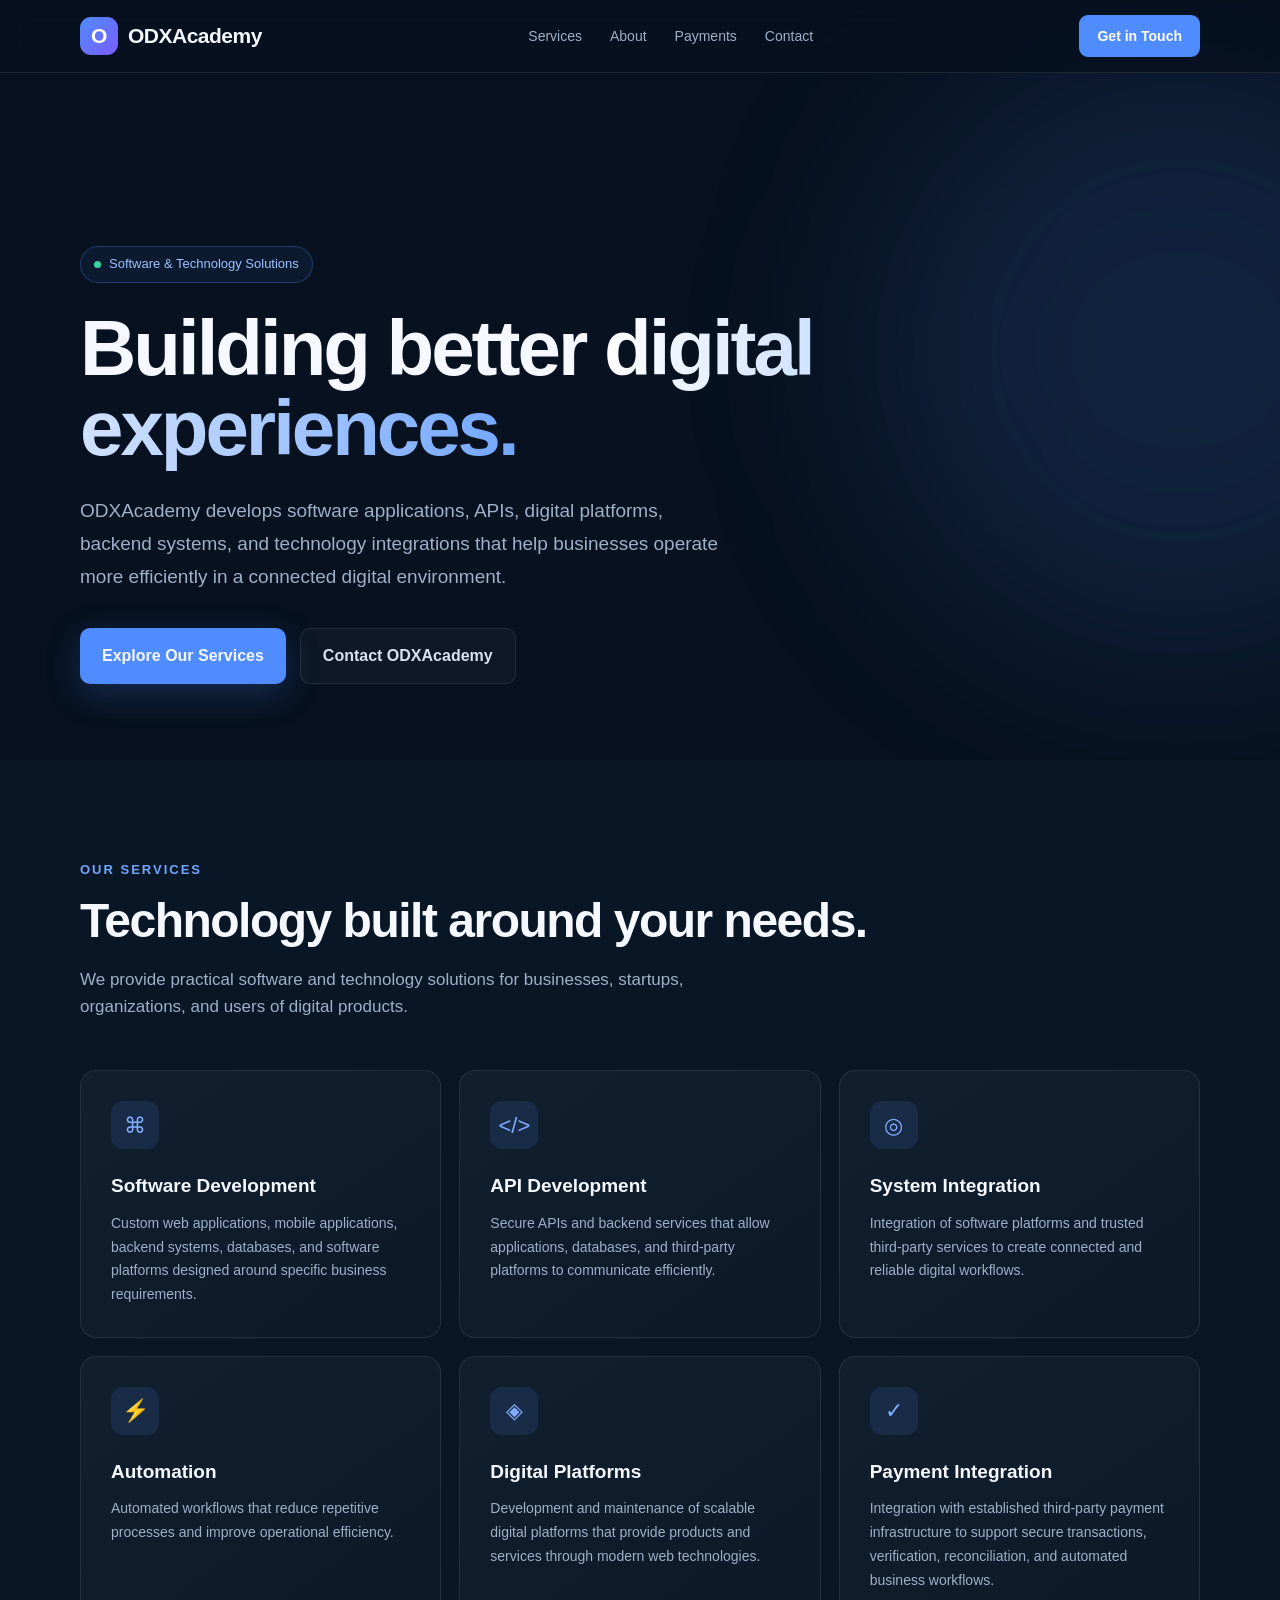
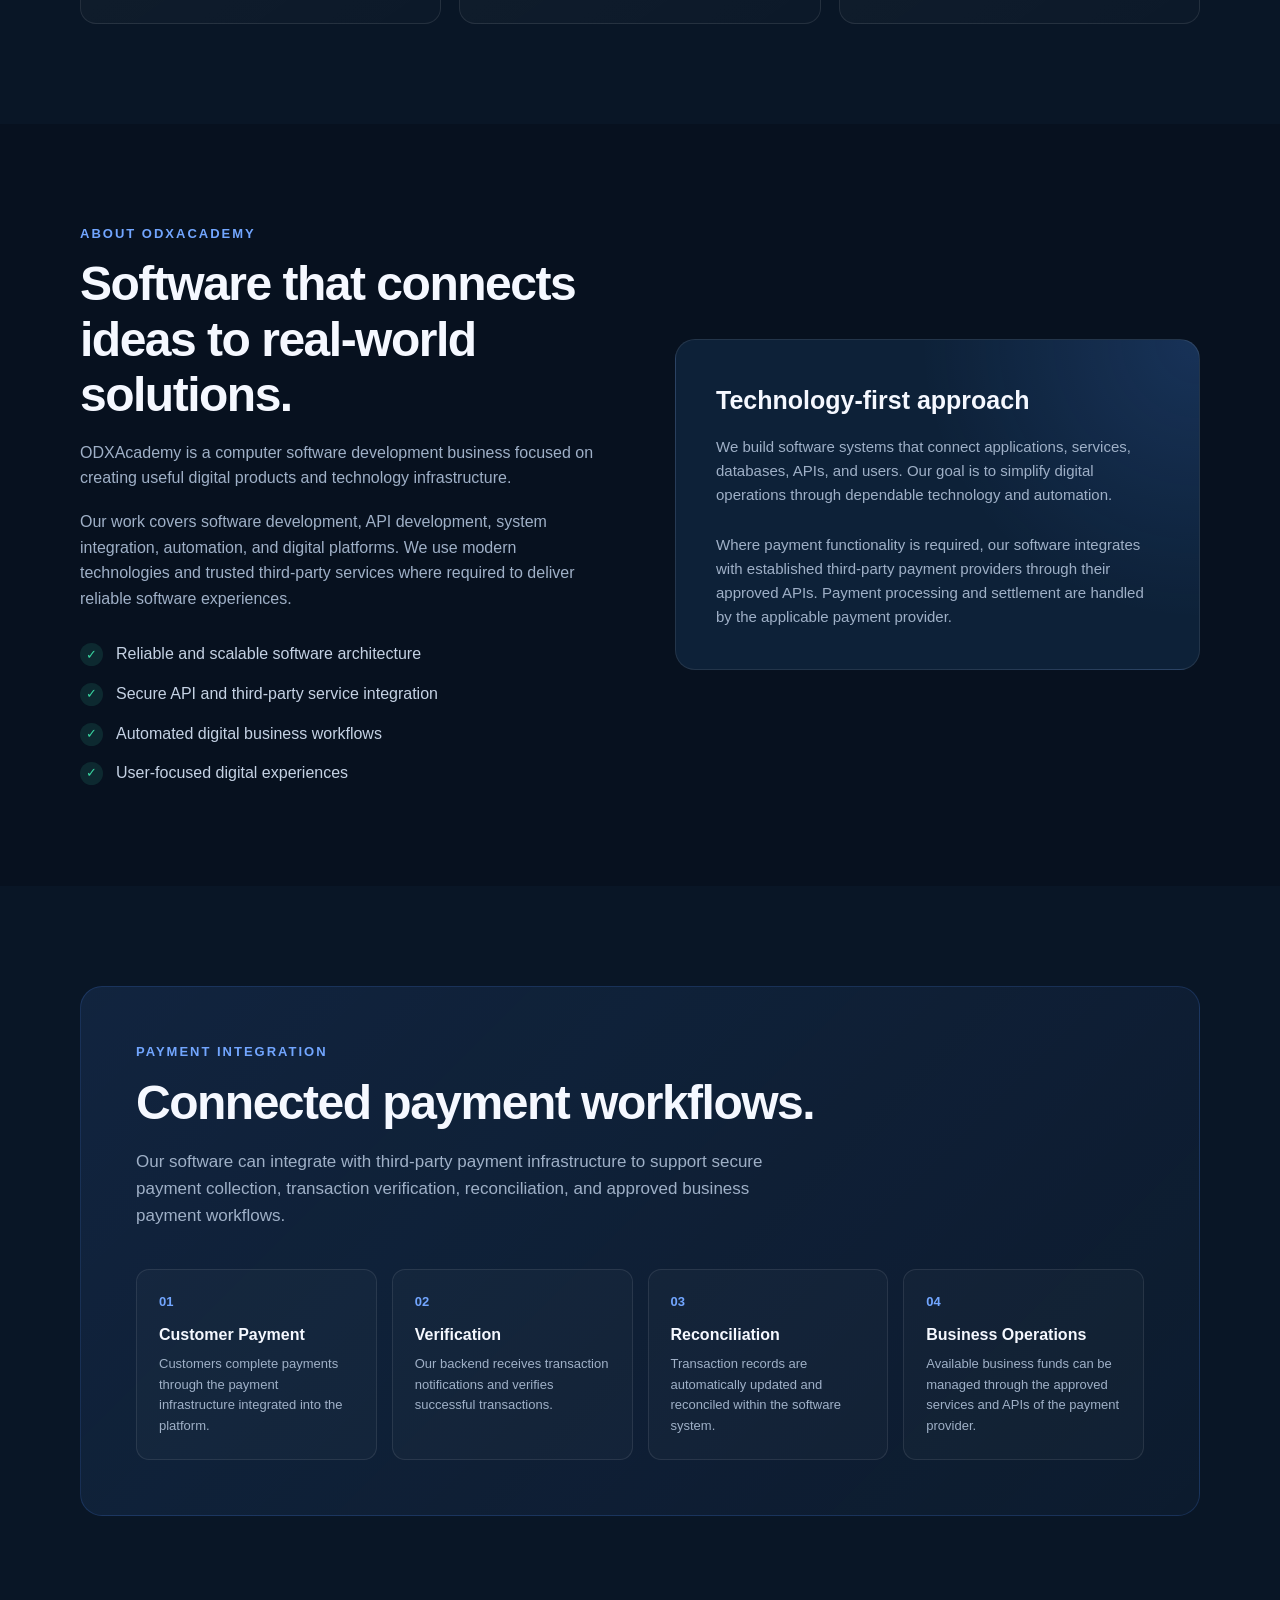
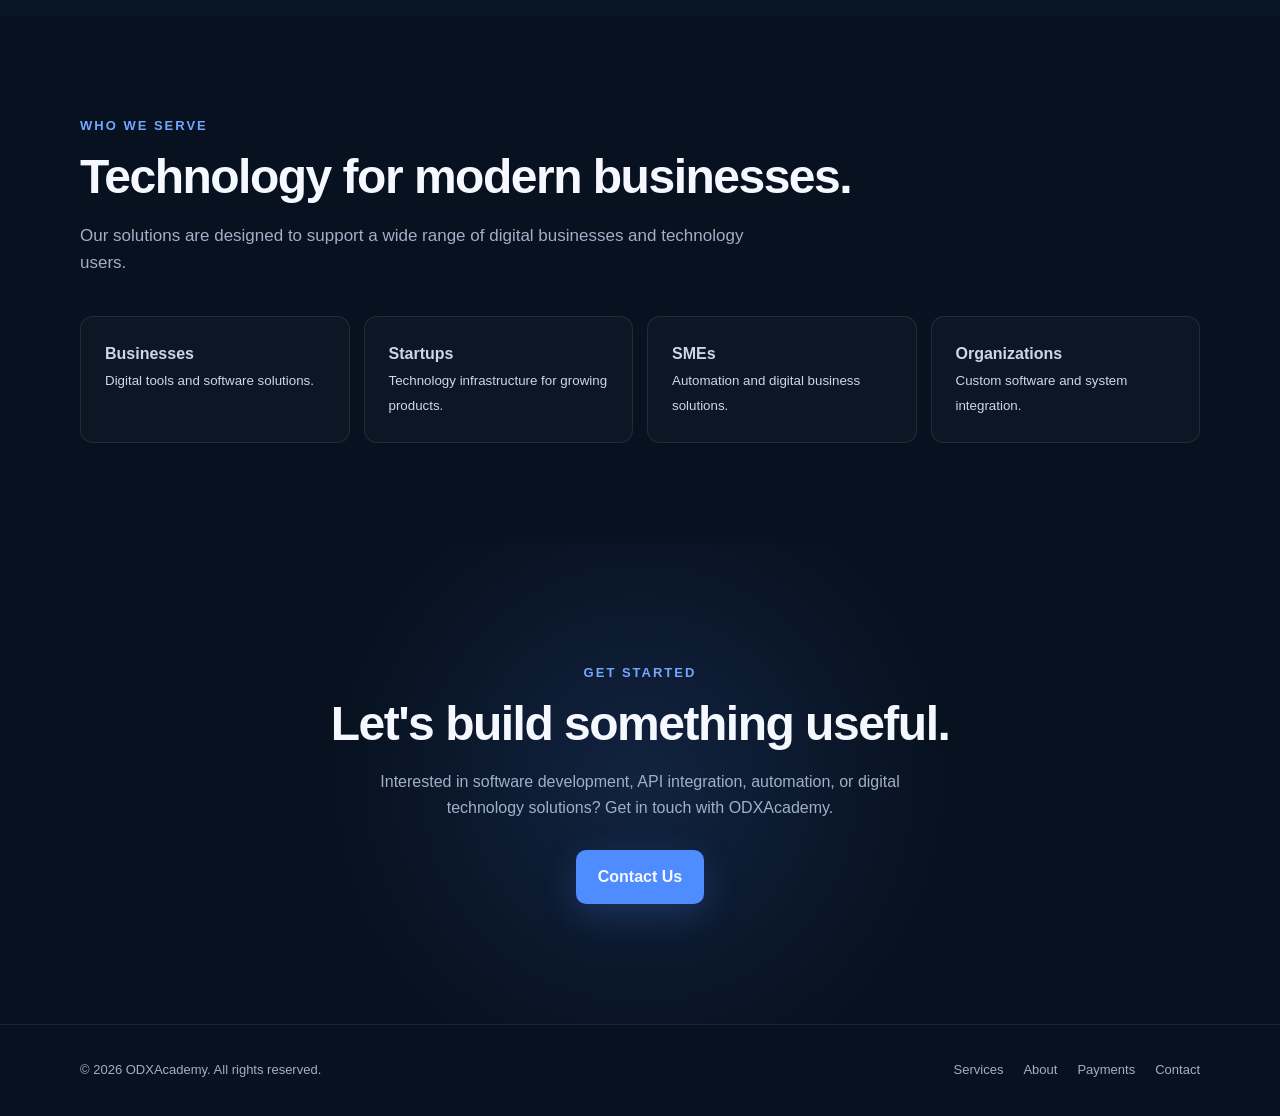
<file: index.html>
<!DOCTYPE html>
<html lang="en">
<head>
  <meta charset="UTF-8" />
  <meta name="viewport" content="width=device-width, initial-scale=1.0" />

  <title>ODXAcademy | Software & Technology Solutions</title>
  <meta
    name="description"
    content="ODXAcademy provides computer software development, API development, system integration, automation, and digital technology solutions."
  />

  <style>
    * {
      margin: 0;
      padding: 0;
      box-sizing: border-box;
    }

    :root {
      --bg: #07111f;
      --bg-light: #0b1b30;
      --card: #0d2138;
      --primary: #4f8cff;
      --primary-light: #72a6ff;
      --text: #f5f8ff;
      --muted: #9fb0c7;
      --border: rgba(255,255,255,0.09);
      --success: #38d39f;
    }

    html {
      scroll-behavior: smooth;
    }

    body {
      font-family: Inter, -apple-system, BlinkMacSystemFont, "Segoe UI",
        Roboto, Arial, sans-serif;
      background: var(--bg);
      color: var(--text);
      line-height: 1.6;
    }

    a {
      color: inherit;
      text-decoration: none;
    }

    .container {
      width: min(1120px, 92%);
      margin: auto;
    }

    /* NAVIGATION */

    nav {
      position: fixed;
      top: 0;
      width: 100%;
      z-index: 1000;
      background: rgba(7, 17, 31, 0.82);
      backdrop-filter: blur(14px);
      border-bottom: 1px solid var(--border);
    }

    .nav-inner {
      height: 72px;
      display: flex;
      align-items: center;
      justify-content: space-between;
    }

    .logo {
      display: flex;
      align-items: center;
      gap: 10px;
      font-size: 21px;
      font-weight: 800;
      letter-spacing: -0.5px;
    }

    .logo-mark {
      width: 38px;
      height: 38px;
      border-radius: 11px;
      display: grid;
      place-items: center;
      background: linear-gradient(135deg, var(--primary), #7a5cff);
      color: white;
      font-weight: 900;
    }

    .nav-links {
      display: flex;
      gap: 28px;
      color: var(--muted);
      font-size: 14px;
    }

    .nav-links a:hover {
      color: white;
    }

    .nav-button {
      background: var(--primary);
      padding: 10px 18px;
      border-radius: 9px;
      color: white;
      font-weight: 600;
      font-size: 14px;
    }

    /* HERO */

    .hero {
      min-height: 760px;
      padding-top: 170px;
      display: flex;
      align-items: center;
      position: relative;
      overflow: hidden;
    }

    .hero::before {
      content: "";
      position: absolute;
      width: 600px;
      height: 600px;
      background: rgba(79, 140, 255, 0.14);
      filter: blur(100px);
      border-radius: 50%;
      top: 50px;
      right: -200px;
      pointer-events: none;
    }

    .hero-content {
      max-width: 760px;
      position: relative;
      z-index: 2;
    }

    .badge {
      display: inline-flex;
      align-items: center;
      gap: 8px;
      padding: 7px 13px;
      border: 1px solid rgba(79,140,255,0.3);
      background: rgba(79,140,255,0.08);
      border-radius: 100px;
      color: #9ec1ff;
      font-size: 13px;
      margin-bottom: 25px;
    }

    .badge-dot {
      width: 7px;
      height: 7px;
      background: var(--success);
      border-radius: 50%;
    }

    h1 {
      font-size: clamp(45px, 7vw, 78px);
      line-height: 1.03;
      letter-spacing: -3px;
      margin-bottom: 25px;
    }

    .gradient {
      background: linear-gradient(90deg, #ffffff, #72a6ff);
      -webkit-background-clip: text;
      -webkit-text-fill-color: transparent;
    }

    .hero p {
      max-width: 650px;
      color: var(--muted);
      font-size: 19px;
      line-height: 1.75;
      margin-bottom: 35px;
    }

    .buttons {
      display: flex;
      gap: 14px;
      flex-wrap: wrap;
    }

    .btn {
      display: inline-flex;
      align-items: center;
      justify-content: center;
      padding: 14px 22px;
      border-radius: 10px;
      font-weight: 700;
      transition: 0.2s ease;
    }

    .btn-primary {
      background: var(--primary);
      box-shadow: 0 10px 35px rgba(79,140,255,0.22);
    }

    .btn-primary:hover {
      transform: translateY(-2px);
      background: #6398ff;
    }

    .btn-secondary {
      border: 1px solid var(--border);
      color: #d7e2f3;
      background: rgba(255,255,255,0.03);
    }

    .btn-secondary:hover {
      background: rgba(255,255,255,0.07);
    }

    /* SECTIONS */

    section {
      padding: 100px 0;
    }

    .section-label {
      color: var(--primary-light);
      font-size: 13px;
      font-weight: 800;
      text-transform: uppercase;
      letter-spacing: 2px;
      margin-bottom: 12px;
    }

    .section-title {
      font-size: clamp(32px, 5vw, 48px);
      letter-spacing: -1.5px;
      line-height: 1.15;
      margin-bottom: 18px;
    }

    .section-description {
      color: var(--muted);
      max-width: 680px;
      font-size: 17px;
    }

    /* SERVICES */

    .services {
      background: #091626;
    }

    .services-header {
      margin-bottom: 50px;
    }

    .service-grid {
      display: grid;
      grid-template-columns: repeat(3, 1fr);
      gap: 18px;
    }

    .service-card {
      padding: 30px;
      border: 1px solid var(--border);
      border-radius: 16px;
      background: linear-gradient(
        145deg,
        rgba(255,255,255,0.04),
        rgba(255,255,255,0.015)
      );
      transition: 0.25s ease;
    }

    .service-card:hover {
      transform: translateY(-5px);
      border-color: rgba(79,140,255,0.35);
    }

    .icon {
      width: 48px;
      height: 48px;
      display: grid;
      place-items: center;
      border-radius: 12px;
      background: rgba(79,140,255,0.12);
      color: #82adff;
      font-size: 22px;
      margin-bottom: 22px;
    }

    .service-card h3 {
      font-size: 19px;
      margin-bottom: 10px;
    }

    .service-card p {
      color: var(--muted);
      font-size: 14px;
      line-height: 1.7;
    }

    /* ABOUT */

    .about-grid {
      display: grid;
      grid-template-columns: 1fr 1fr;
      gap: 70px;
      align-items: center;
    }

    .about-text p {
      color: var(--muted);
      margin-top: 18px;
      font-size: 16px;
    }

    .feature-list {
      margin-top: 30px;
      display: grid;
      gap: 14px;
    }

    .feature {
      display: flex;
      gap: 13px;
      align-items: flex-start;
    }

    .check {
      min-width: 23px;
      height: 23px;
      border-radius: 50%;
      background: rgba(56,211,159,0.13);
      color: var(--success);
      display: grid;
      place-items: center;
      font-size: 13px;
      margin-top: 2px;
    }

    .feature span {
      color: #c5d2e4;
    }

    .about-card {
      padding: 40px;
      border-radius: 20px;
      border: 1px solid var(--border);
      background:
        radial-gradient(circle at top right, rgba(79,140,255,0.16), transparent 45%),
        var(--card);
    }

    .about-card h3 {
      font-size: 25px;
      margin-bottom: 15px;
    }

    .about-card p {
      color: var(--muted);
      font-size: 15px;
    }

    /* PAYMENT */

    .payment {
      background: #091626;
    }

    .payment-box {
      padding: 55px;
      border-radius: 22px;
      border: 1px solid rgba(79,140,255,0.18);
      background:
        linear-gradient(135deg, rgba(79,140,255,0.08), transparent),
        #0c1b2e;
    }

    .payment-flow {
      display: grid;
      grid-template-columns: repeat(4, 1fr);
      gap: 15px;
      margin-top: 40px;
    }

    .flow-step {
      padding: 22px;
      border: 1px solid var(--border);
      border-radius: 13px;
      background: rgba(255,255,255,0.025);
    }

    .step-number {
      color: var(--primary-light);
      font-weight: 800;
      font-size: 13px;
      margin-bottom: 9px;
    }

    .flow-step h4 {
      margin-bottom: 6px;
    }

    .flow-step p {
      color: var(--muted);
      font-size: 13px;
    }

    /* CUSTOMERS */

    .customer-grid {
      display: grid;
      grid-template-columns: repeat(4, 1fr);
      gap: 14px;
      margin-top: 40px;
    }

    .customer {
      padding: 24px;
      border: 1px solid var(--border);
      border-radius: 13px;
      color: #cbd8e9;
      background: rgba(255,255,255,0.025);
    }

    /* CTA */

    .cta {
      text-align: center;
      padding: 120px 20px;
      background:
        radial-gradient(circle at center, rgba(79,140,255,0.15), transparent 45%),
        var(--bg);
    }

    .cta p {
      max-width: 600px;
      margin: 0 auto 30px;
      color: var(--muted);
    }

    /* FOOTER */

    footer {
      border-top: 1px solid var(--border);
      padding: 35px 0;
      color: var(--muted);
      font-size: 13px;
    }

    .footer-inner {
      display: flex;
      justify-content: space-between;
      gap: 20px;
      flex-wrap: wrap;
    }

    .footer-links {
      display: flex;
      gap: 20px;
    }

    .footer-links a:hover {
      color: white;
    }

    /* MOBILE */

    @media (max-width: 850px) {
      .nav-links {
        display: none;
      }

      .service-grid {
        grid-template-columns: 1fr 1fr;
      }

      .about-grid {
        grid-template-columns: 1fr;
        gap: 40px;
      }

      .payment-flow {
        grid-template-columns: 1fr 1fr;
      }

      .customer-grid {
        grid-template-columns: 1fr 1fr;
      }
    }

    @media (max-width: 560px) {
      .hero {
        min-height: 680px;
        padding-top: 130px;
      }

      h1 {
        letter-spacing: -2px;
      }

      .hero p {
        font-size: 16px;
      }

      section {
        padding: 75px 0;
      }

      .service-grid,
      .payment-flow,
      .customer-grid {
        grid-template-columns: 1fr;
      }

      .payment-box {
        padding: 30px 22px;
      }

      .about-card {
        padding: 28px;
      }

      .footer-inner {
        flex-direction: column;
      }
    }
  </style>
</head>

<body>

  <!-- NAVIGATION -->
  <nav>
    <div class="container nav-inner">

      <a href="#" class="logo">
        <span class="logo-mark">O</span>
        ODXAcademy
      </a>

      <div class="nav-links">
        <a href="#services">Services</a>
        <a href="#about">About</a>
        <a href="#payments">Payments</a>
        <a href="#contact">Contact</a>
      </div>

      <a href="#contact" class="nav-button">Get in Touch</a>

    </div>
  </nav>


  <!-- HERO -->
  <header class="hero">
    <div class="container">

      <div class="hero-content">

        <div class="badge">
          <span class="badge-dot"></span>
          Software & Technology Solutions
        </div>

        <h1>
          Building better
          <span class="gradient">digital experiences.</span>
        </h1>

        <p>
          ODXAcademy develops software applications, APIs, digital platforms,
          backend systems, and technology integrations that help businesses
          operate more efficiently in a connected digital environment.
        </p>

        <div class="buttons">
          <a href="#services" class="btn btn-primary">
            Explore Our Services
          </a>

          <a href="#contact" class="btn btn-secondary">
            Contact ODXAcademy
          </a>
        </div>

      </div>

    </div>
  </header>


  <!-- SERVICES -->
  <section class="services" id="services">

    <div class="container">

      <div class="services-header">
        <div class="section-label">Our Services</div>

        <h2 class="section-title">
          Technology built around your needs.
        </h2>

        <p class="section-description">
          We provide practical software and technology solutions for businesses,
          startups, organizations, and users of digital products.
        </p>
      </div>


      <div class="service-grid">

        <div class="service-card">
          <div class="icon">⌘</div>
          <h3>Software Development</h3>
          <p>
            Custom web applications, mobile applications, backend systems,
            databases, and software platforms designed around specific business
            requirements.
          </p>
        </div>

        <div class="service-card">
          <div class="icon">&lt;/&gt;</div>
          <h3>API Development</h3>
          <p>
            Secure APIs and backend services that allow applications,
            databases, and third-party platforms to communicate efficiently.
          </p>
        </div>

        <div class="service-card">
          <div class="icon">◎</div>
          <h3>System Integration</h3>
          <p>
            Integration of software platforms and trusted third-party services
            to create connected and reliable digital workflows.
          </p>
        </div>

        <div class="service-card">
          <div class="icon">⚡</div>
          <h3>Automation</h3>
          <p>
            Automated workflows that reduce repetitive processes and improve
            operational efficiency.
          </p>
        </div>

        <div class="service-card">
          <div class="icon">◈</div>
          <h3>Digital Platforms</h3>
          <p>
            Development and maintenance of scalable digital platforms that
            provide products and services through modern web technologies.
          </p>
        </div>

        <div class="service-card">
          <div class="icon">✓</div>
          <h3>Payment Integration</h3>
          <p>
            Integration with established third-party payment infrastructure to
            support secure transactions, verification, reconciliation, and
            automated business workflows.
          </p>
        </div>

      </div>

    </div>
  </section>


  <!-- ABOUT -->
  <section id="about">

    <div class="container about-grid">

      <div class="about-text">

        <div class="section-label">About ODXAcademy</div>

        <h2 class="section-title">
          Software that connects ideas to real-world solutions.
        </h2>

        <p>
          ODXAcademy is a computer software development business focused on
          creating useful digital products and technology infrastructure.
        </p>

        <p>
          Our work covers software development, API development, system
          integration, automation, and digital platforms. We use modern
          technologies and trusted third-party services where required to
          deliver reliable software experiences.
        </p>

        <div class="feature-list">

          <div class="feature">
            <div class="check">✓</div>
            <span>Reliable and scalable software architecture</span>
          </div>

          <div class="feature">
            <div class="check">✓</div>
            <span>Secure API and third-party service integration</span>
          </div>

          <div class="feature">
            <div class="check">✓</div>
            <span>Automated digital business workflows</span>
          </div>

          <div class="feature">
            <div class="check">✓</div>
            <span>User-focused digital experiences</span>
          </div>

        </div>

      </div>


      <div class="about-card">

        <h3>Technology-first approach</h3>

        <p>
          We build software systems that connect applications, services,
          databases, APIs, and users. Our goal is to simplify digital
          operations through dependable technology and automation.
        </p>

        <br />

        <p>
          Where payment functionality is required, our software integrates
          with established third-party payment providers through their
          approved APIs. Payment processing and settlement are handled by the
          applicable payment provider.
        </p>

      </div>

    </div>

  </section>


  <!-- PAYMENT INTEGRATION -->
  <section class="payment" id="payments">

    <div class="container">

      <div class="payment-box">

        <div class="section-label">Payment Integration</div>

        <h2 class="section-title">
          Connected payment workflows.
        </h2>

        <p class="section-description">
          Our software can integrate with third-party payment infrastructure
          to support secure payment collection, transaction verification,
          reconciliation, and approved business payment workflows.
        </p>


        <div class="payment-flow">

          <div class="flow-step">
            <div class="step-number">01</div>
            <h4>Customer Payment</h4>
            <p>
              Customers complete payments through the payment infrastructure
              integrated into the platform.
            </p>
          </div>

          <div class="flow-step">
            <div class="step-number">02</div>
            <h4>Verification</h4>
            <p>
              Our backend receives transaction notifications and verifies
              successful transactions.
            </p>
          </div>

          <div class="flow-step">
            <div class="step-number">03</div>
            <h4>Reconciliation</h4>
            <p>
              Transaction records are automatically updated and reconciled
              within the software system.
            </p>
          </div>

          <div class="flow-step">
            <div class="step-number">04</div>
            <h4>Business Operations</h4>
            <p>
              Available business funds can be managed through the approved
              services and APIs of the payment provider.
            </p>
          </div>

        </div>

      </div>

    </div>

  </section>


  <!-- CUSTOMERS -->
  <section>

    <div class="container">

      <div class="section-label">Who We Serve</div>

      <h2 class="section-title">
        Technology for modern businesses.
      </h2>

      <p class="section-description">
        Our solutions are designed to support a wide range of digital
        businesses and technology users.
      </p>


      <div class="customer-grid">

        <div class="customer">
          <strong>Businesses</strong>
          <br />
          <small>Digital tools and software solutions.</small>
        </div>

        <div class="customer">
          <strong>Startups</strong>
          <br />
          <small>Technology infrastructure for growing products.</small>
        </div>

        <div class="customer">
          <strong>SMEs</strong>
          <br />
          <small>Automation and digital business solutions.</small>
        </div>

        <div class="customer">
          <strong>Organizations</strong>
          <br />
          <small>Custom software and system integration.</small>
        </div>

      </div>

    </div>

  </section>


  <!-- CTA -->
  <section class="cta" id="contact">

    <div class="container">

      <div class="section-label">Get Started</div>

      <h2 class="section-title">
        Let's build something useful.
      </h2>

      <p>
        Interested in software development, API integration, automation, or
        digital technology solutions? Get in touch with ODXAcademy.
      </p>

      <!-- Replace the email below with your real business email -->
      <a
        href="mailto:hello@odxacademy.com"
        class="btn btn-primary"
      >
        Contact Us
      </a>

    </div>

  </section>


  <!-- FOOTER -->
  <footer>

    <div class="container footer-inner">

      <div>
        © 2026 ODXAcademy. All rights reserved.
      </div>

      <div class="footer-links">
        <a href="#services">Services</a>
        <a href="#about">About</a>
        <a href="#payments">Payments</a>
        <a href="#contact">Contact</a>
      </div>

    </div>

  </footer>

</body>
</html>
</file>
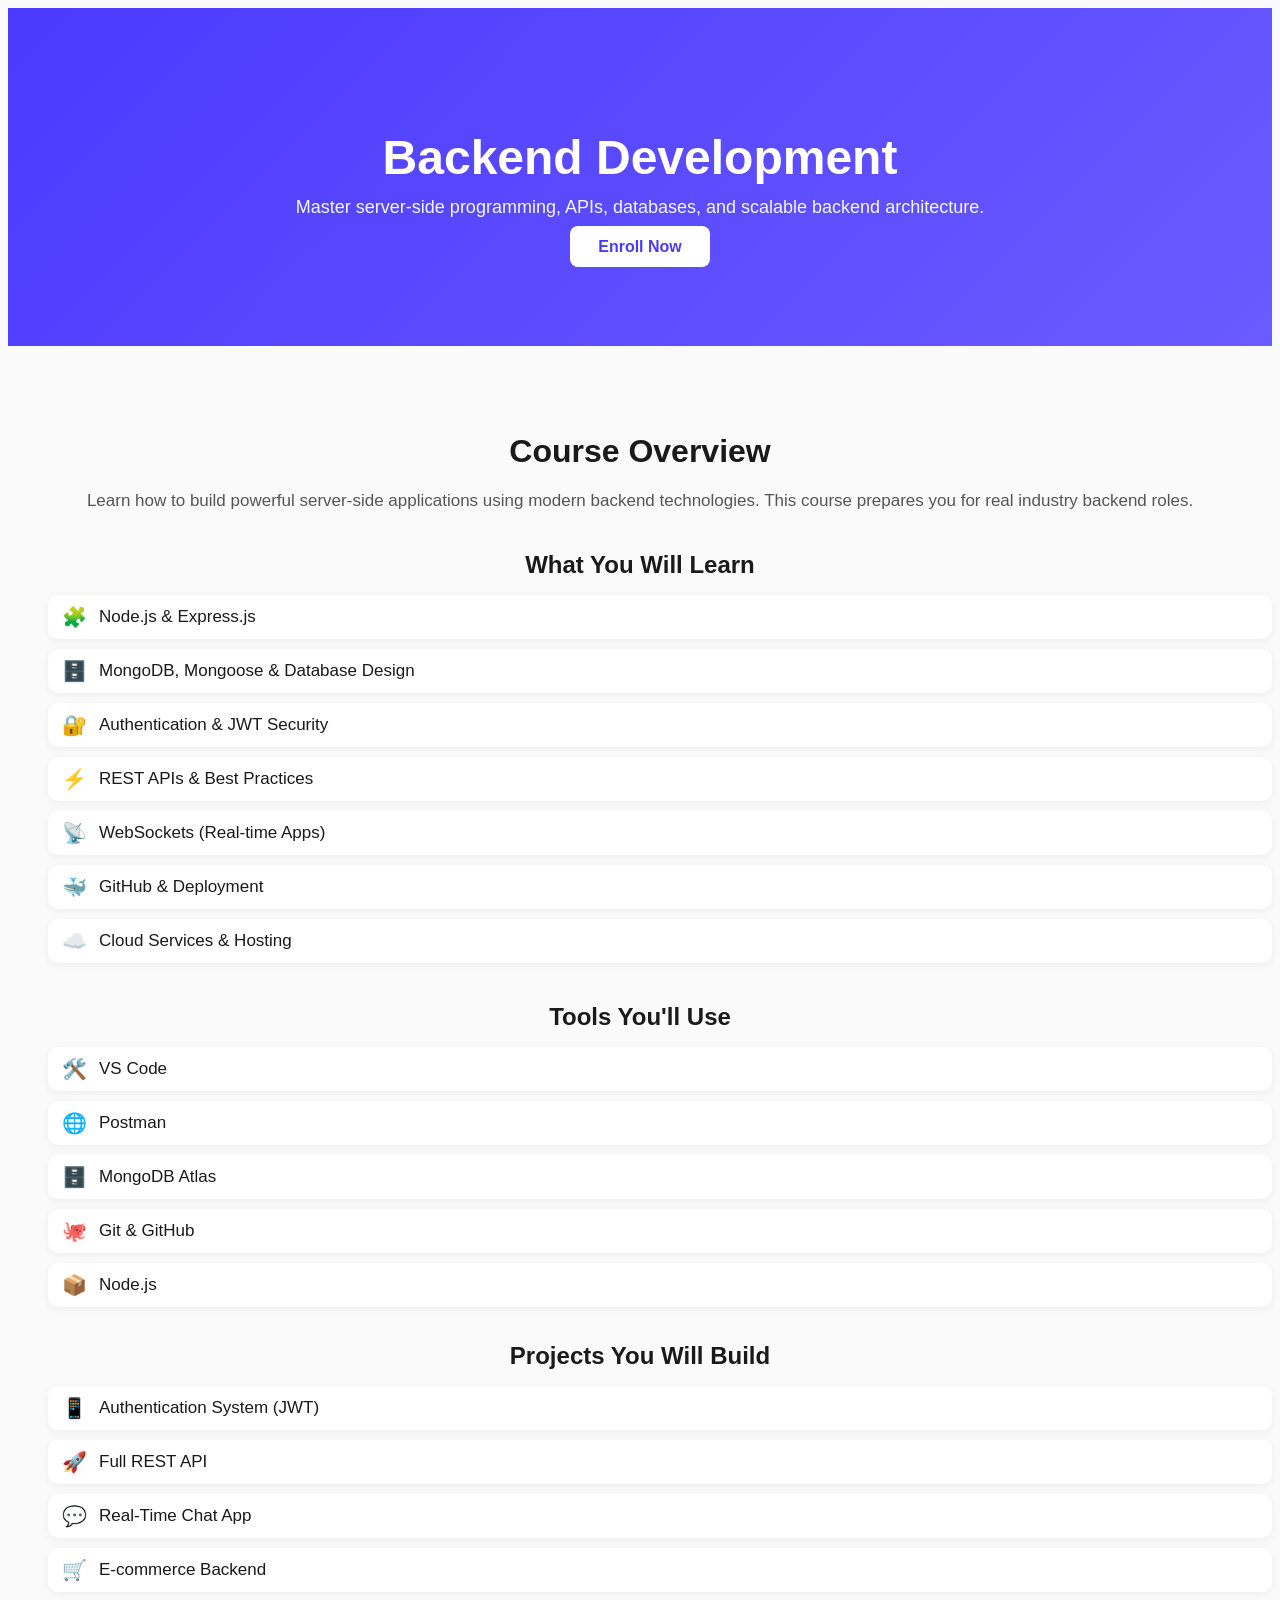
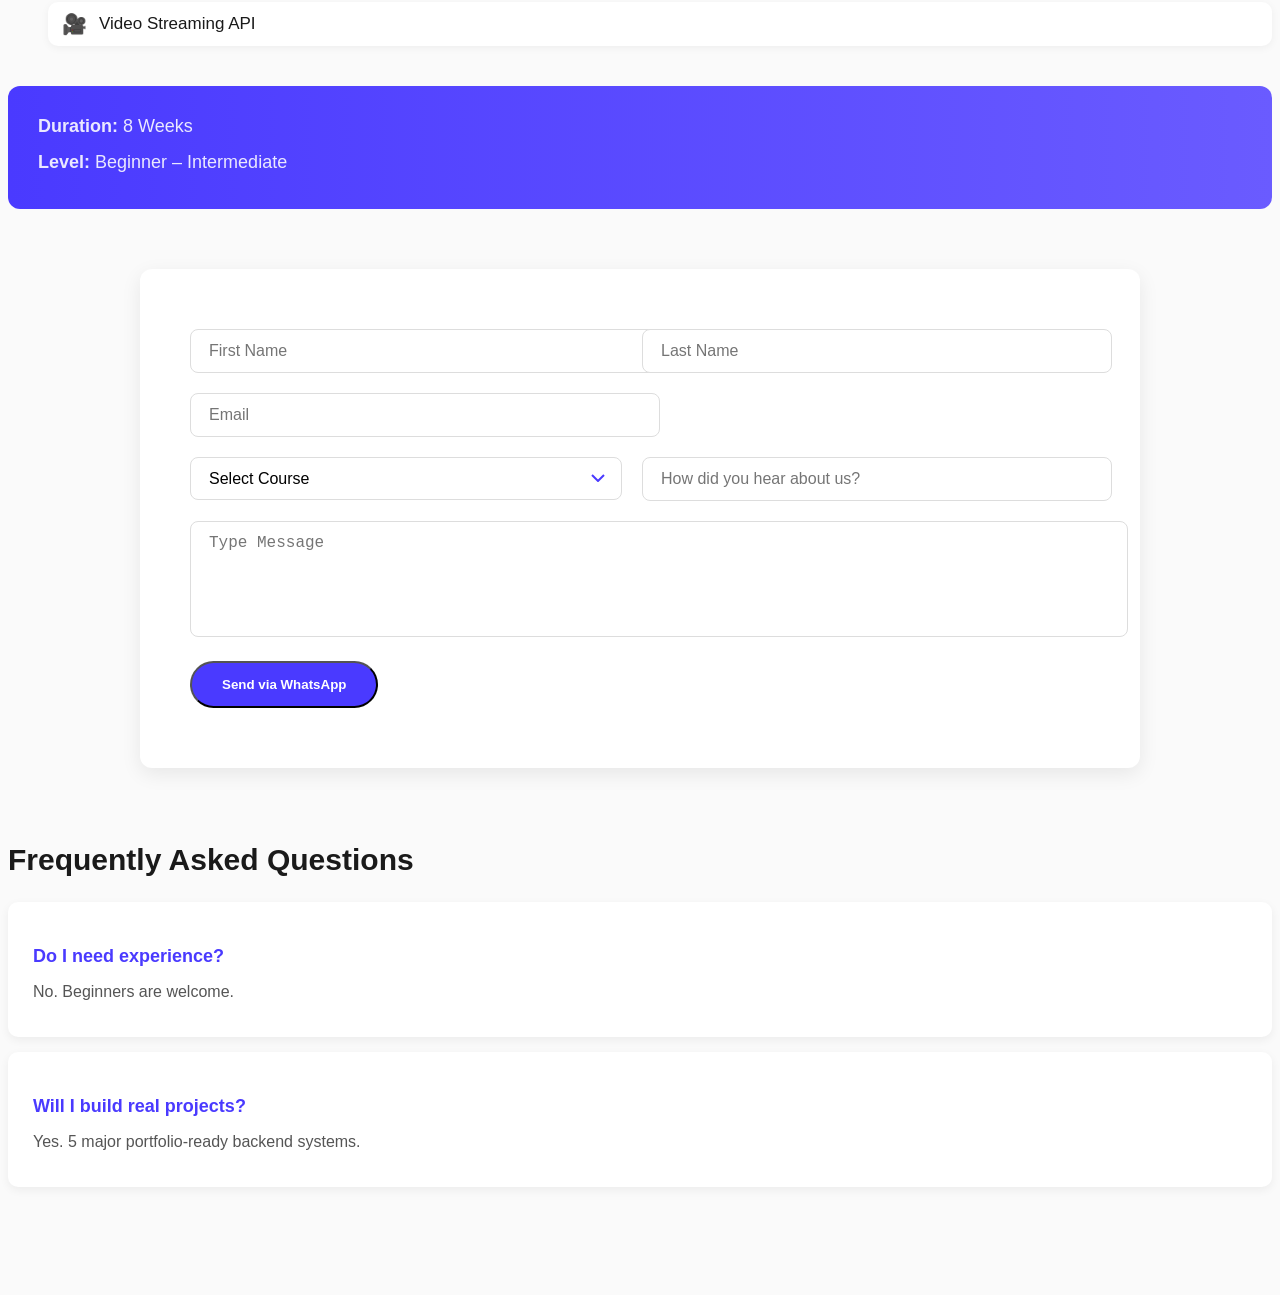
<file: backend.html>
<!DOCTYPE html>
<html lang="en">

<head>
  <meta charset="UTF-8">
  <meta name="viewport" content="width=device-width, initial-scale=1.0">
  <title>Backend Development – ODX Academy</title>
  <link rel="stylesheet" href="./course-detail-page.css">
</head>

<body class="course-detail-page">

<!-- HERO -->
<header class="course-hero backend-hero">
  <div class="container">
    <h1>Backend Development</h1>
    <p>Master server-side programming, APIs, databases, and scalable backend architecture.</p>
    <a href="#contact" class="btn primary-btn">Enroll Now</a>
  </div>
</header>

<!-- COURSE OVERVIEW -->
<section class="course-section enhanced-overview">
  <div class="container">

    <h2>Course Overview</h2>

    <div class="overview-grid">
      <div class="overview-text">
        <p>Learn how to build powerful server-side applications using modern backend technologies. This course prepares you for real industry backend roles.</p>

        <h3>What You Will Learn</h3>
        <ul class="fancy-list">
          <li><span class="icon">🧩</span> Node.js & Express.js</li>
          <li><span class="icon">🗄️</span> MongoDB, Mongoose & Database Design</li>
          <li><span class="icon">🔐</span> Authentication & JWT Security</li>
          <li><span class="icon">⚡</span> REST APIs & Best Practices</li>
          <li><span class="icon">📡</span> WebSockets (Real-time Apps)</li>
          <li><span class="icon">🐳</span> GitHub & Deployment</li>
          <li><span class="icon">☁️</span> Cloud Services & Hosting</li>
        </ul>
      </div>

     
    </div>

    <h3>Tools You'll Use</h3>
    <ul class="fancy-list">
      <li><span class="icon">🛠️</span> VS Code</li>
      <li><span class="icon">🌐</span> Postman</li>
      <li><span class="icon">🗄️</span> MongoDB Atlas</li>
      <li><span class="icon">🐙</span> Git & GitHub</li>
      <li><span class="icon">📦</span> Node.js</li>
    </ul>

    <h3>Projects You Will Build</h3>
    <ul class="fancy-list">
      <li><span class="icon">📱</span> Authentication System (JWT)</li>
      <li><span class="icon">🚀</span> Full REST API</li>
      <li><span class="icon">💬</span> Real-Time Chat App</li>
      <li><span class="icon">🛒</span> E-commerce Backend</li>
      <li><span class="icon">🎥</span> Video Streaming API</li>
    </ul>

    <div class="enhanced-info">
      <p><strong>Duration:</strong> 8 Weeks</p>
      <p><strong>Level:</strong> Beginner – Intermediate</p>
    </div>

  </div>
</section>


 <!-- ========================= contact-section start ========================= -->
  <section id="contact" class="contact-section">
    <div class="container">
   
  

 <form id="contactForm" class="contact-form">
  <div class="row">
    <div class="col-md-6">
      <input type="text" name="first_name" id="first_name" placeholder="First Name" required />
    </div>
    <div class="col-md-6">
      <input type="text" name="last_name" id="last_name" placeholder="Last Name" required />
    </div>
  </div>
  <div class="row">
    <div class="col-md-6">
      <input type="email" name="email" id="email" placeholder="Email" required />
    </div>
  </div>
  <div class="row">
  </div>
  <div class="row">
    <div class="col-md-6">
      <select name="course" id="course" required>
        <option value="">Select Course</option>
        <option value="frontend">Frontend Development</option>
        <option value="backend">Backend Development</option>
        <option value="mobile">Mobile App Development</option>
        <option value="online">Learn Online</option>
        <option value="collaboration">Build With Others</option>
      </select>
    </div>
    <div class="col-md-6">
      <input type="text" name="referral" id="referral" placeholder="How did you hear about us?" />
    </div>
  </div>
  <div class="row">
  
  </div>
  <div class="row">
    <div class="col-12">
      <textarea name="message" id="message" placeholder="Type Message" rows="5"></textarea>
    </div>
  </div>

  <div class="row">
    <div class="col-12 text-center">
      <button type="submit" class="btn primary-btn rounded-full">Send via WhatsApp</button>
    </div>
  </div>
</form>


          </div>
        </div>
      </div>
    </div>
  </section>
  <!-- ========================= contact-section end ========================= -->



<!-- FAQ -->
<section class="faq-section">
  <div class="container">
    <h2>Frequently Asked Questions</h2>

    <div class="faq">
      <h4>Do I need experience?</h4>
      <p>No. Beginners are welcome.</p>
    </div>

    <div class="faq">
      <h4>Will I build real projects?</h4>
      <p>Yes. 5 major portfolio-ready backend systems.</p>
    </div>
  </div>
</section>

  <script>
  const form = document.getElementById("contactForm");
  const whatsappNumber = "+2347075625598"; // replace with your WhatsApp number with country code

  form.addEventListener("submit", function (e) {
    e.preventDefault(); // prevent normal form submission

    // Get form values
    const firstName = document.getElementById("first_name").value;
    const lastName = document.getElementById("last_name").value;
    const email = document.getElementById("email").value;
    const course = document.getElementById("course").value;
    const referral = document.getElementById("referral").value;
    const message = document.getElementById("message").value;

    // Create message
    let text = `*New Contact Form Submission*%0A`;
    text += `*Name:* ${firstName} ${lastName}%0A`;
    text += `*Email:* ${email}%0A`;
    text += `*Course:* ${course}%0A`;
    if(referral) text += `*Referral:* ${referral}%0A`;
    text += `*Message:* ${message}`;

    // Open WhatsApp
    const url = `https://wa.me/${whatsappNumber}?text=${text}`;
    window.open(url, "_blank");
  });
</script>


</body>
</html>
</file>
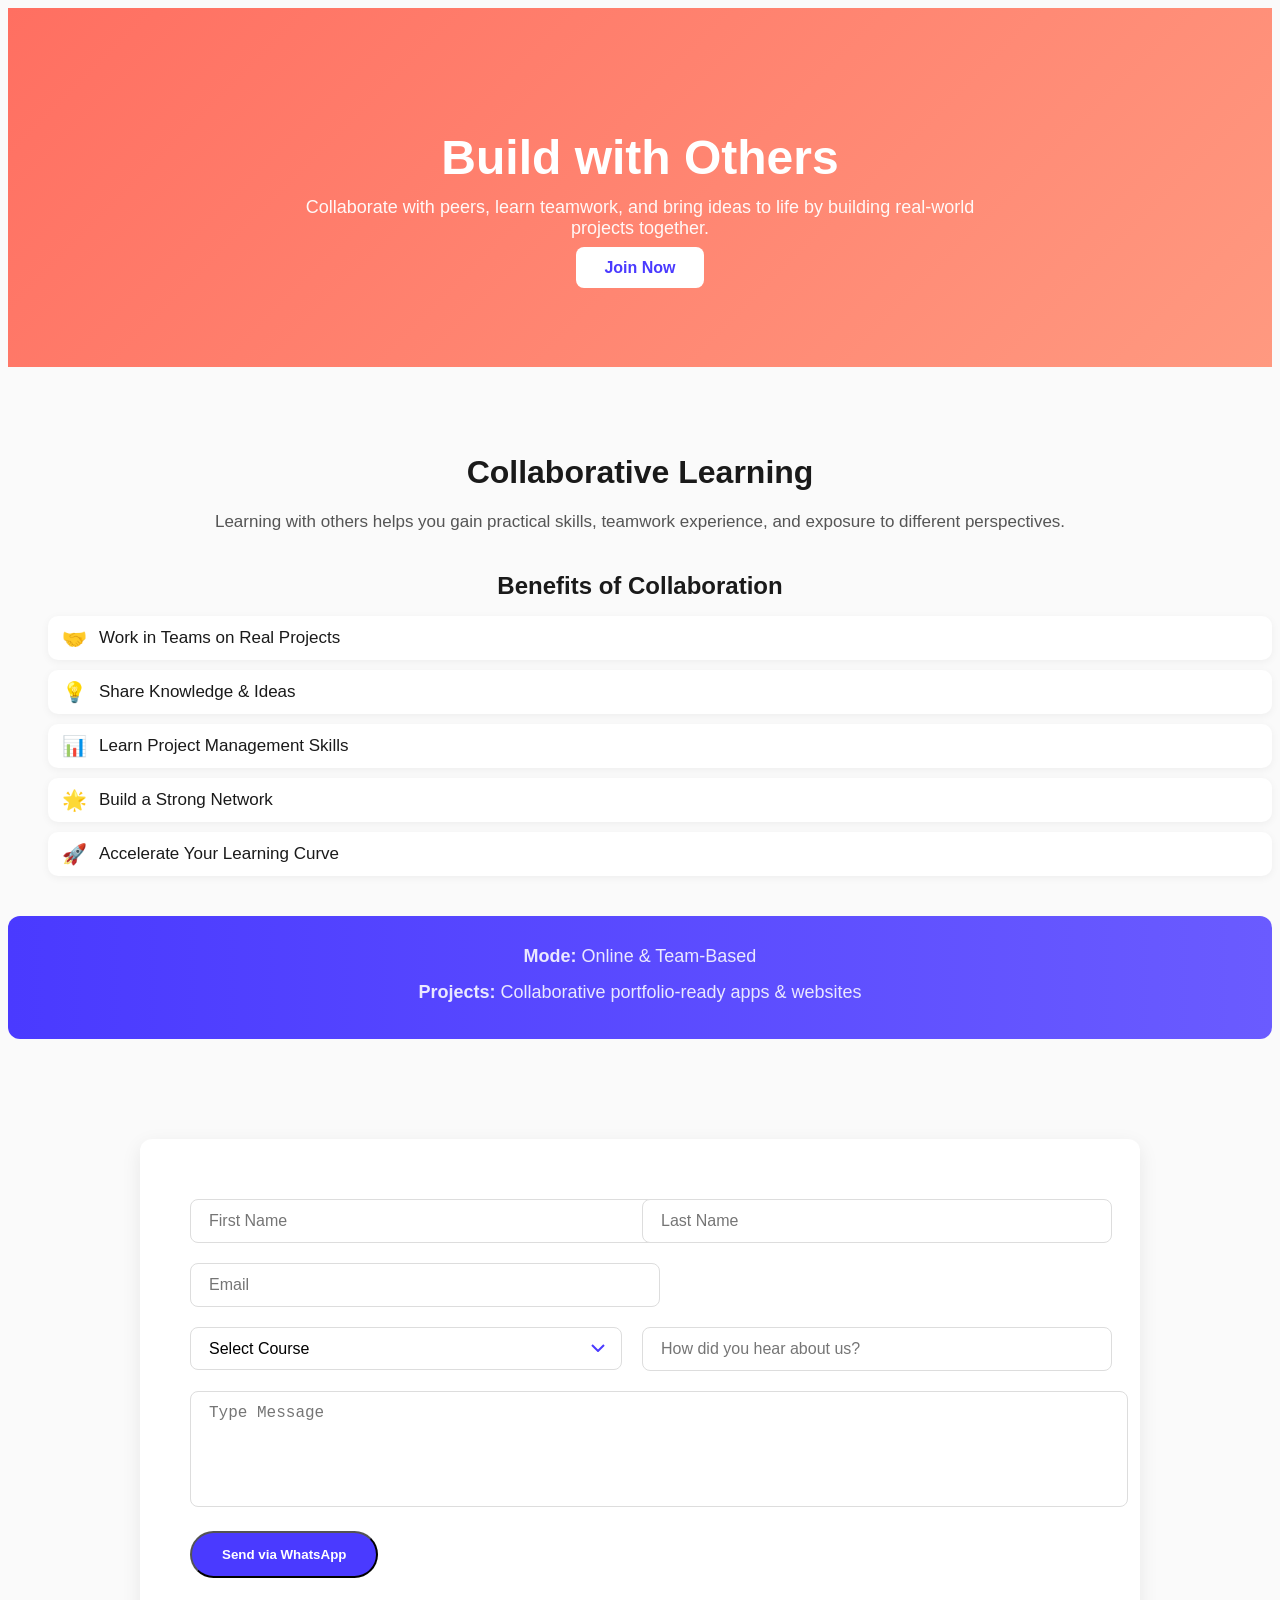
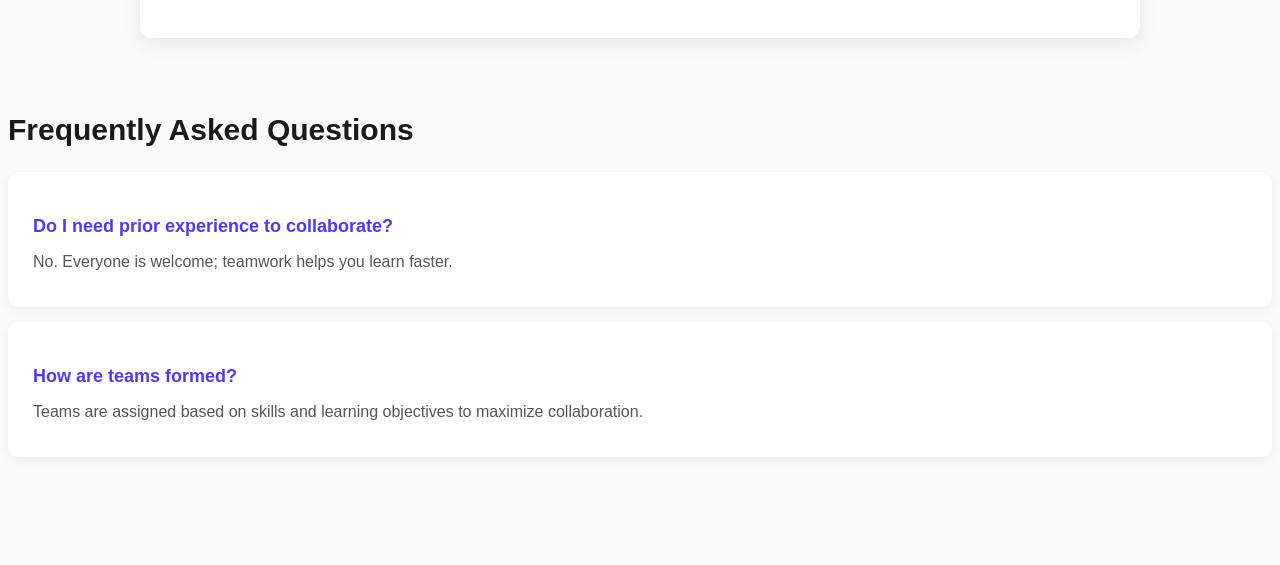
<file: buildwithothers.html>
<!DOCTYPE html>
<html lang="en">

<head>
  <meta charset="UTF-8">
  <meta name="viewport" content="width=device-width, initial-scale=1.0">
  <title>Build with Others – ODX Academy</title>
  <link rel="stylesheet" href="./course-detail-page.css">
</head>

<body class="course-detail-page">

<!-- HERO -->
<header class="course-hero collaborate-hero">
  <div class="container">
    <h1>Build with Others</h1>
    <p>Collaborate with peers, learn teamwork, and bring ideas to life by building real-world projects together.</p>
    <a href="#contact" class="btn primary-btn">Join Now</a>
  </div>
</header>

<!-- OVERVIEW -->
<section class="course-section enhanced-overview">
  <div class="container">

    <div class="overview-grid">
      <div class="overview-text">
        <h2>Collaborative Learning</h2>
        <p>Learning with others helps you gain practical skills, teamwork experience, and exposure to different perspectives.</p>

        <h3>Benefits of Collaboration</h3>
        <ul class="fancy-list">
          <li><span class="icon">🤝</span> Work in Teams on Real Projects</li>
          <li><span class="icon">💡</span> Share Knowledge & Ideas</li>
          <li><span class="icon">📊</span> Learn Project Management Skills</li>
          <li><span class="icon">🌟</span> Build a Strong Network</li>
          <li><span class="icon">🚀</span> Accelerate Your Learning Curve</li>
        </ul>

        <div class="enhanced-info">
          <p><strong>Mode:</strong> Online & Team-Based</p>
          <p><strong>Projects:</strong> Collaborative portfolio-ready apps & websites</p>
        </div>
      </div>

    </div>

  </div>
</section>

  <!-- ========================= contact-section start ========================= -->
  <section id="contact" class="contact-section">
    <div class="container">
    
            
      
 <form id="contactForm" class="contact-form">
  <div class="row">
    <div class="col-md-6">
      <input type="text" name="first_name" id="first_name" placeholder="First Name" required />
    </div>
    <div class="col-md-6">
      <input type="text" name="last_name" id="last_name" placeholder="Last Name" required />
    </div>
  </div>
  <div class="row">
    <div class="col-md-6">
      <input type="email" name="email" id="email" placeholder="Email" required />
    </div>
  </div>
  <div class="row">
  </div>
  <div class="row">
    <div class="col-md-6">
      <select name="course" id="course" required>
        <option value="">Select Course</option>
        <option value="frontend">Frontend Development</option>
        <option value="backend">Backend Development</option>
        <option value="mobile">Mobile App Development</option>
        <option value="online">Learn Online</option>
        <option value="collaboration">Build With Others</option>
      </select>
    </div>
    <div class="col-md-6">
      <input type="text" name="referral" id="referral" placeholder="How did you hear about us?" />
    </div>
  </div>
  <div class="row">
  
  </div>
  <div class="row">
    <div class="col-12">
      <textarea name="message" id="message" placeholder="Type Message" rows="5"></textarea>
    </div>
  </div>

  <div class="row">
    <div class="col-12 text-center">
      <button type="submit" class="btn primary-btn rounded-full">Send via WhatsApp</button>
    </div>
  </div>
</form>


          </div>
        </div>
      </div>
    </div>
  </section>
  <!-- ========================= contact-section end ========================= -->

<!-- FAQ -->
<section class="faq-section">
  <div class="container">
    <h2>Frequently Asked Questions</h2>

    <div class="faq">
      <h4>Do I need prior experience to collaborate?</h4>
      <p>No. Everyone is welcome; teamwork helps you learn faster.</p>
    </div>

    <div class="faq">
      <h4>How are teams formed?</h4>
      <p>Teams are assigned based on skills and learning objectives to maximize collaboration.</p>
    </div>

  </div>
</section>


<script>
  const form = document.getElementById("contactForm");
  const whatsappNumber = "+2347075625598"; // replace with your WhatsApp number with country code

  form.addEventListener("submit", function (e) {
    e.preventDefault(); // prevent normal form submission

    // Get form values
    const firstName = document.getElementById("first_name").value;
    const lastName = document.getElementById("last_name").value;
    const email = document.getElementById("email").value;
    const course = document.getElementById("course").value;
    const referral = document.getElementById("referral").value;
    const message = document.getElementById("message").value;

    // Create message
    let text = `*New Contact Form Submission*%0A`;
    text += `*Name:* ${firstName} ${lastName}%0A`;
    text += `*Email:* ${email}%0A`;
    text += `*Course:* ${course}%0A`;
    if(referral) text += `*Referral:* ${referral}%0A`;
    text += `*Message:* ${message}`;

    // Open WhatsApp
    const url = `https://wa.me/${whatsappNumber}?text=${text}`;
    window.open(url, "_blank");
  });
</script>


</body>
</html>
</file>
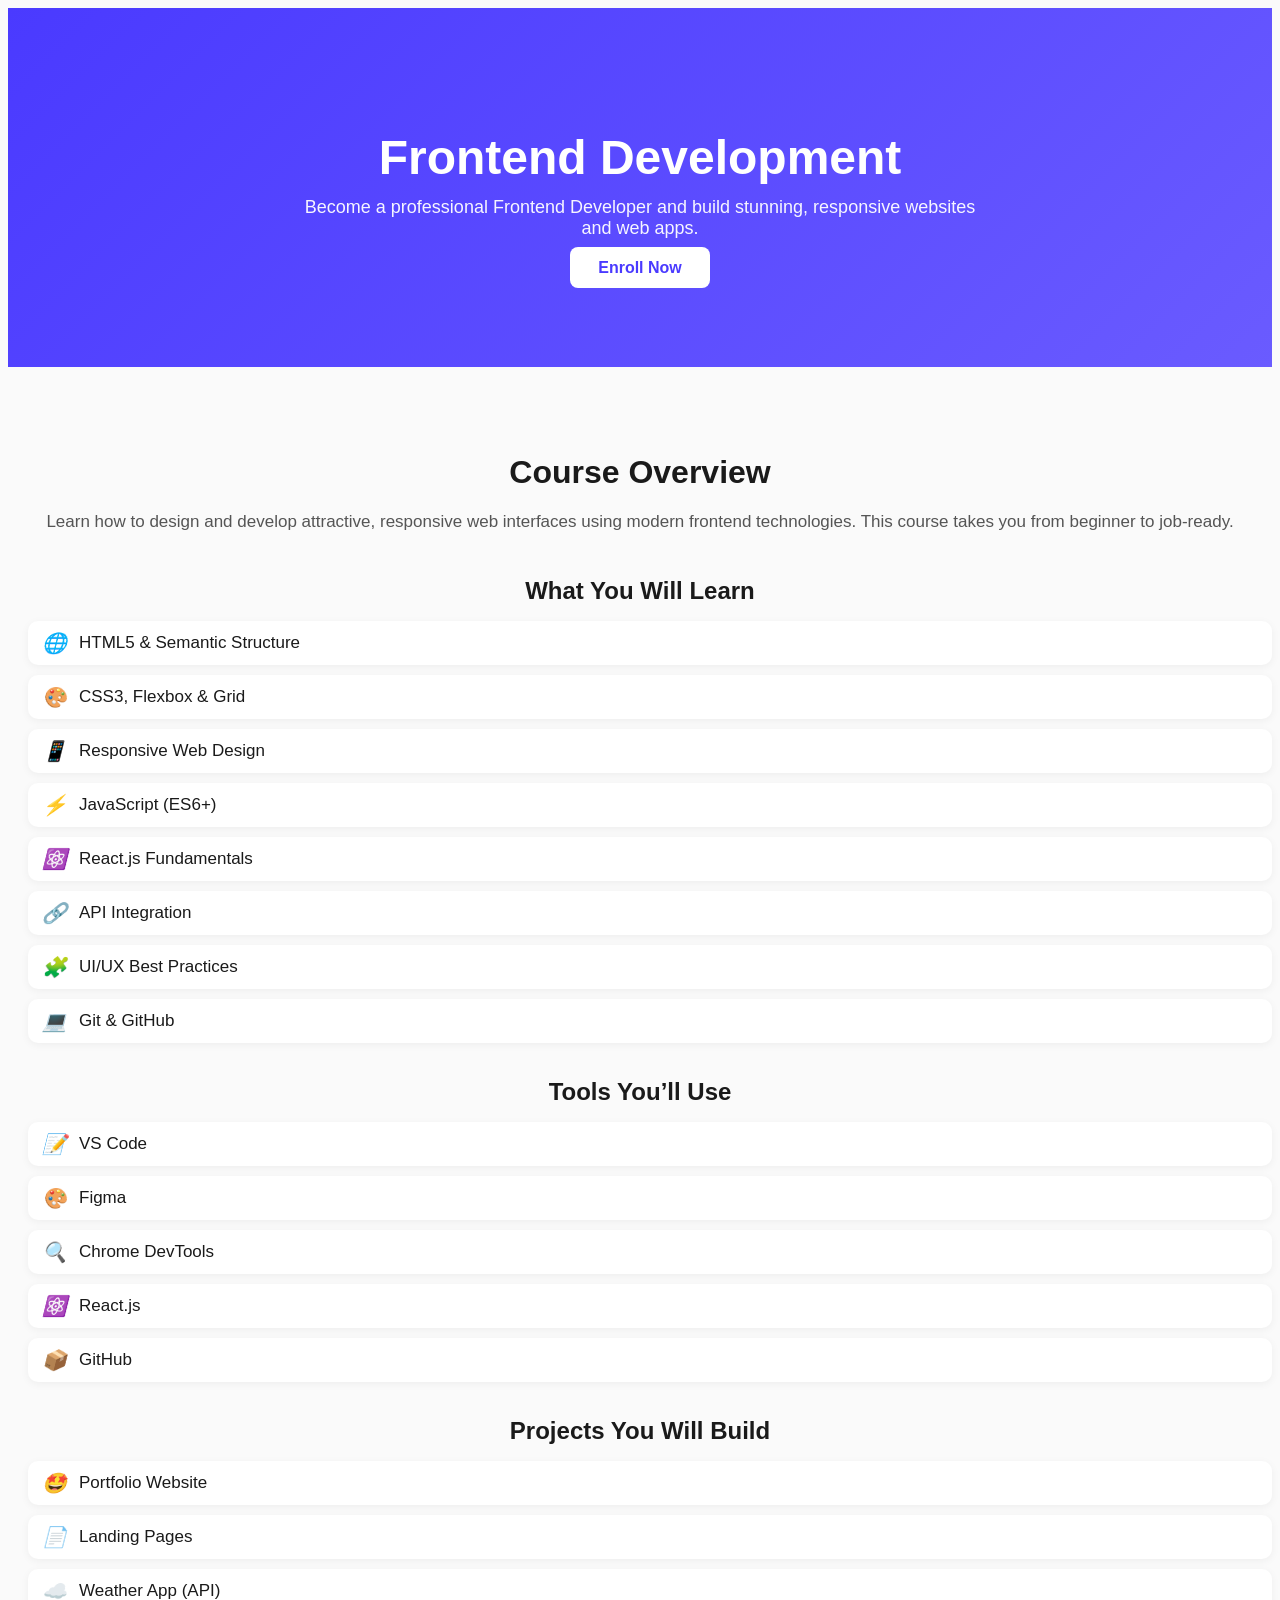
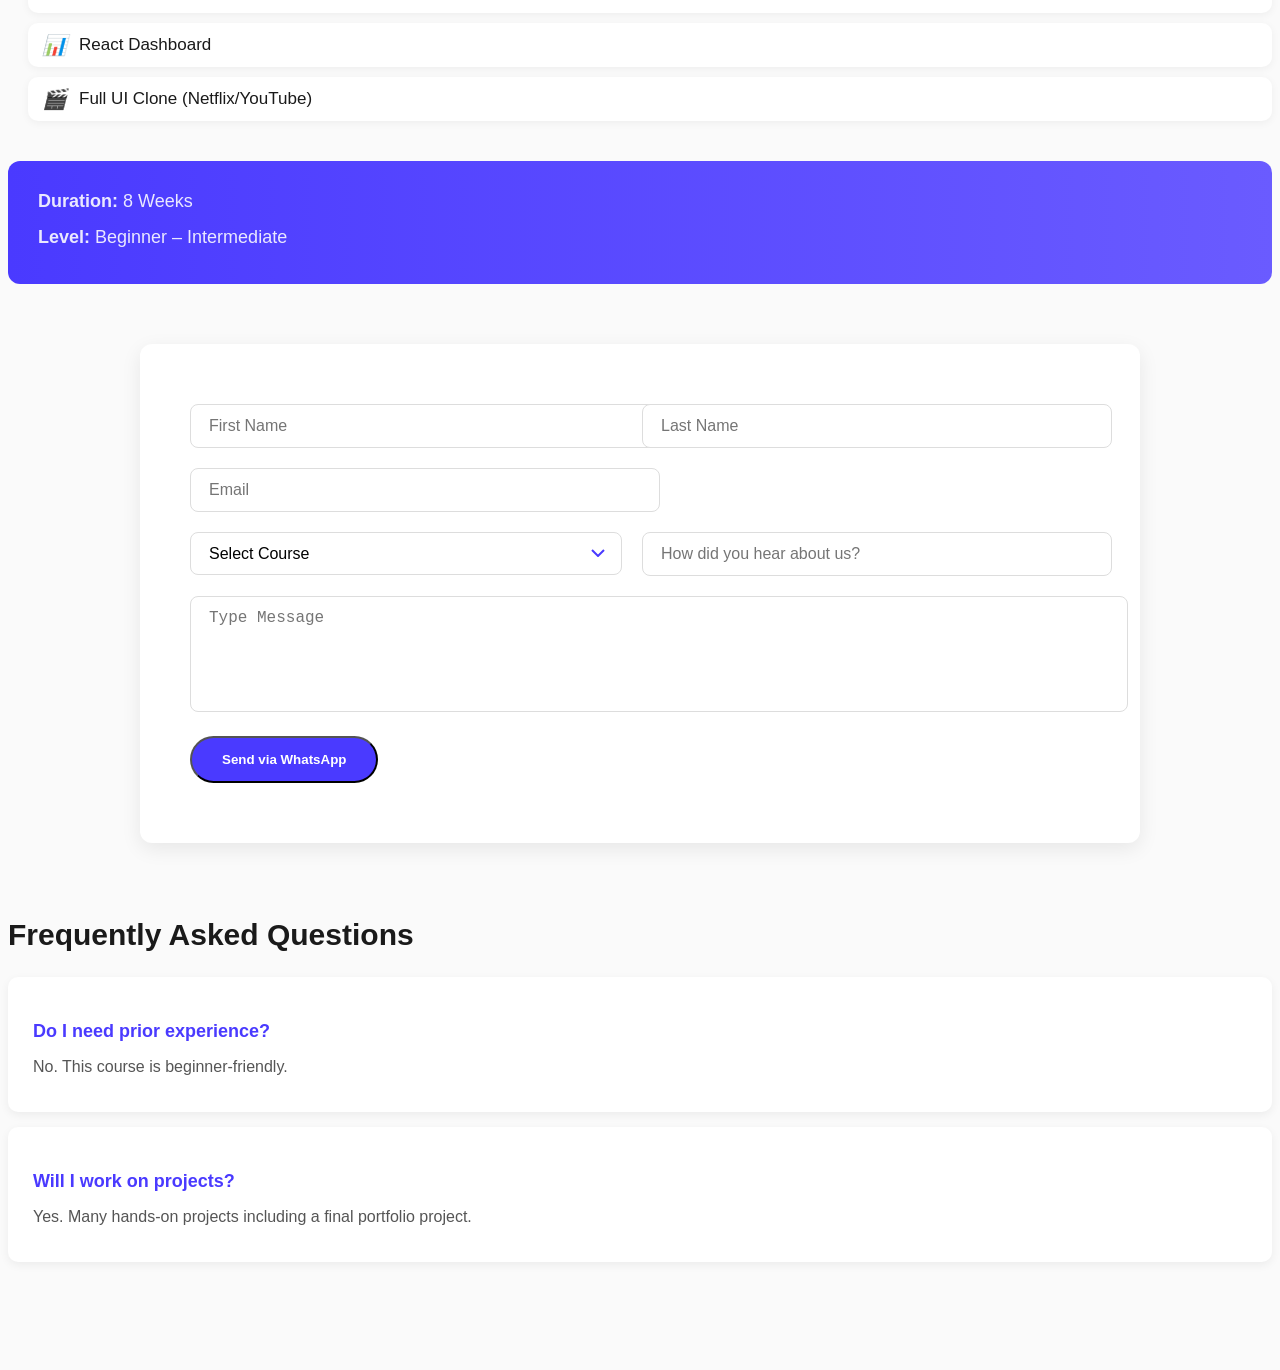
<file: frontend.html>
<!DOCTYPE html>
<html lang="en">
<head>
  <meta charset="UTF-8">
  <meta name="viewport" content="width=device-width, initial-scale=1.0">
  <title>Frontend Development – ODX Academy</title>
<link rel="stylesheet" href="./course-detail-page.css">

</head>

<body class="course-detail-page">


<!-- Hero Section -->
<header class="course-hero frontend-hero">
  <div class="container">
    <h1>Frontend Development</h1>
    <p>Become a professional Frontend Developer and build stunning, responsive websites and web apps.</p>
    <a href="#contact" class="btn primary-btn">Enroll Now</a>
  </div>
</header>

<!-- Course Overview -->
<!-- Course Overview -->
<section class="course-section enhanced-overview">
  <div class="container">

    <!-- Top Overview Row -->
    <div class="overview-grid">
      <div class="overview-text">
        <h2>Course Overview</h2>
        <p>
          Learn how to design and develop attractive, responsive web interfaces using
          modern frontend technologies. This course takes you from beginner to job-ready.
        </p>
      </div>

      <!-- Overview Image -->

    </div>

    <!-- What You Will Learn -->
    <h3>What You Will Learn</h3>
    <ul class="course-list fancy-list">
      <li><i class="icon">🌐</i> HTML5 & Semantic Structure</li>
      <li><i class="icon">🎨</i> CSS3, Flexbox & Grid</li>
      <li><i class="icon">📱</i> Responsive Web Design</li>
      <li><i class="icon">⚡</i> JavaScript (ES6+)</li>
      <li><i class="icon">⚛️</i> React.js Fundamentals</li>
      <li><i class="icon">🔗</i> API Integration</li>
      <li><i class="icon">🧩</i> UI/UX Best Practices</li>
      <li><i class="icon">💻</i> Git & GitHub</li>
    </ul>

    <!-- Tools -->
    <h3>Tools You’ll Use</h3>
    <ul class="tools-list fancy-list">
      <li><i class="icon">📝</i> VS Code</li>
      <li><i class="icon">🎨</i> Figma</li>
      <li><i class="icon">🔍</i> Chrome DevTools</li>
      <li><i class="icon">⚛️</i> React.js</li>
      <li><i class="icon">📦</i> GitHub</li>
    </ul>

    <!-- Projects -->
    <h3>Projects You Will Build</h3>
    <ul class="course-list fancy-list">
      <li><i class="icon">🤩</i> Portfolio Website</li>
      <li><i class="icon">📄</i> Landing Pages</li>
      <li><i class="icon">☁️</i> Weather App (API)</li>
      <li><i class="icon">📊</i> React Dashboard</li>
      <li><i class="icon">🎬</i> Full UI Clone (Netflix/YouTube)</li>
    </ul>

    <!-- Info Box -->
    <div class="course-info enhanced-info">
      <p><strong>Duration:</strong> 8 Weeks</p>
      <p><strong>Level:</strong> Beginner – Intermediate</p>
    </div>

  </div>
</section>


 <!-- ========================= contact-section start ========================= -->
  <section id="contact" class="contact-section">
    <div class="container">
   
  

 <form id="contactForm" class="contact-form">
  <div class="row">
    <div class="col-md-6 form-gap">
      <input type="text" name="first_name" id="first_name" placeholder="First Name" required />
    </div>
    <div class="col-md-6">
      <input type="text" name="last_name" id="last_name" placeholder="Last Name" required />
    </div>
  </div>
  <div class="row">
    <div class="col-md-6">
      <input type="email" name="email" id="email" placeholder="Email" required />
    </div>
  </div>
  <div class="row">
  </div>
  <div class="row">
    <div class="col-md-6">
      <select name="course" id="course" required>
        <option value="">Select Course</option>
        <option value="frontend">Frontend Development</option>
        <option value="backend">Backend Development</option>
        <option value="mobile">Mobile App Development</option>
        <option value="online">Learn Online</option>
        <option value="collaboration">Build With Others</option>
      </select>
    </div>
    <div class="col-md-6">
      <input type="text" name="referral" id="referral" placeholder="How did you hear about us?" />
    </div>
  </div>
  <div class="row">
  
  </div>
  <div class="row">
    <div class="col-12">
      <textarea name="message" id="message" placeholder="Type Message" rows="5"></textarea>
    </div>
  </div>

  <div class="row">
    <div class="col-12 text-center">
      <button type="submit" class="btn primary-btn rounded-full">Send via WhatsApp</button>
    </div>
  </div>
</form>


          </div>
        </div>
      </div>
    </div>
  </section>
  <!-- ========================= contact-section end ========================= -->


<!-- FAQ -->
<section class="faq-section">
  <div class="container">
    <h2>Frequently Asked Questions</h2>

    <div class="faq">
      <h4>Do I need prior experience?</h4>
      <p>No. This course is beginner-friendly.</p>
    </div>

    <div class="faq">
      <h4>Will I work on projects?</h4>
      <p>Yes. Many hands-on projects including a final portfolio project.</p>
    </div>
  </div>
</section>


<script>
  const form = document.getElementById("contactForm");
  const whatsappNumber = "+2347075625598"; // replace with your WhatsApp number with country code

  form.addEventListener("submit", function (e) {
    e.preventDefault(); // prevent normal form submission

    // Get form values
    const firstName = document.getElementById("first_name").value;
    const lastName = document.getElementById("last_name").value;
    const email = document.getElementById("email").value;
    const course = document.getElementById("course").value;
    const referral = document.getElementById("referral").value;
    const message = document.getElementById("message").value;

    // Create message
    let text = `*New Contact Form Submission*%0A`;
    text += `*Name:* ${firstName} ${lastName}%0A`;
    text += `*Email:* ${email}%0A`;
    text += `*Course:* ${course}%0A`;
    if(referral) text += `*Referral:* ${referral}%0A`;
    text += `*Message:* ${message}`;

    // Open WhatsApp
    const url = `https://wa.me/${whatsappNumber}?text=${text}`;
    window.open(url, "_blank");
  });
</script>


</body>
</html>
</file>
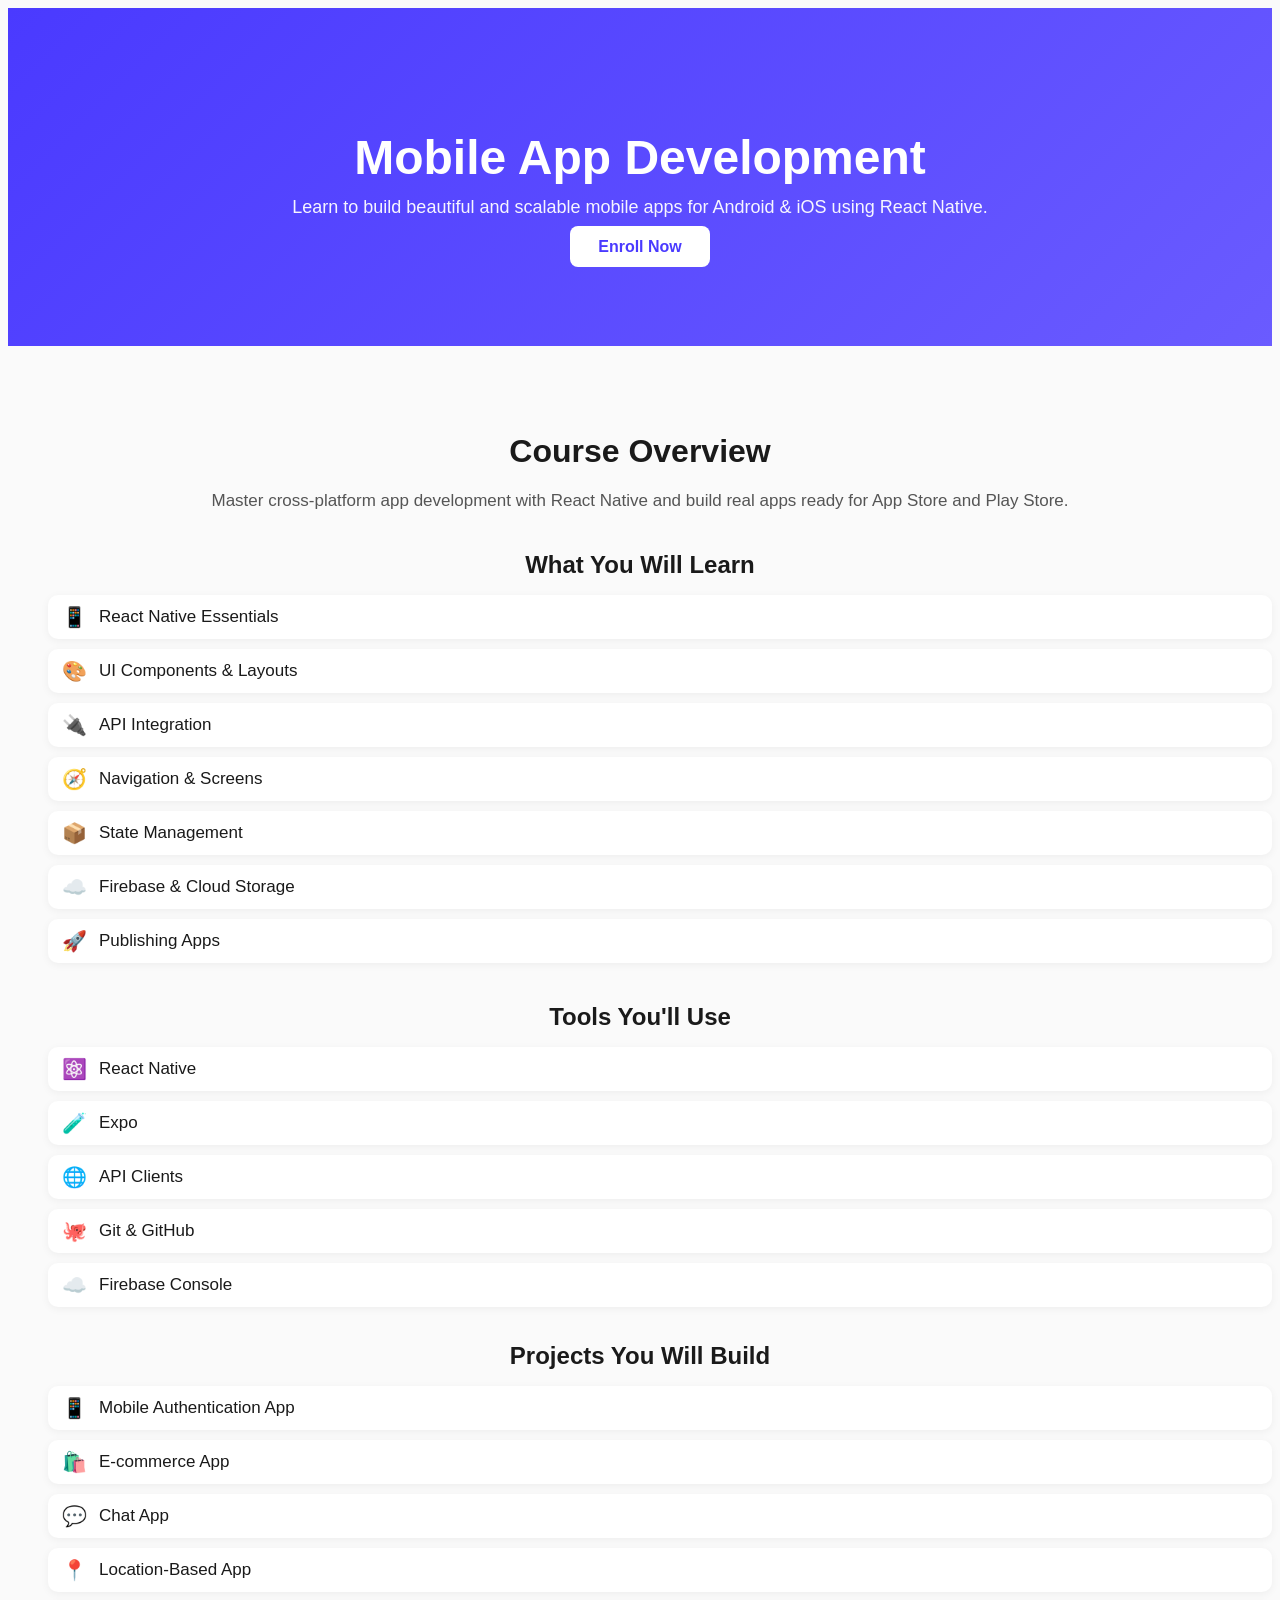
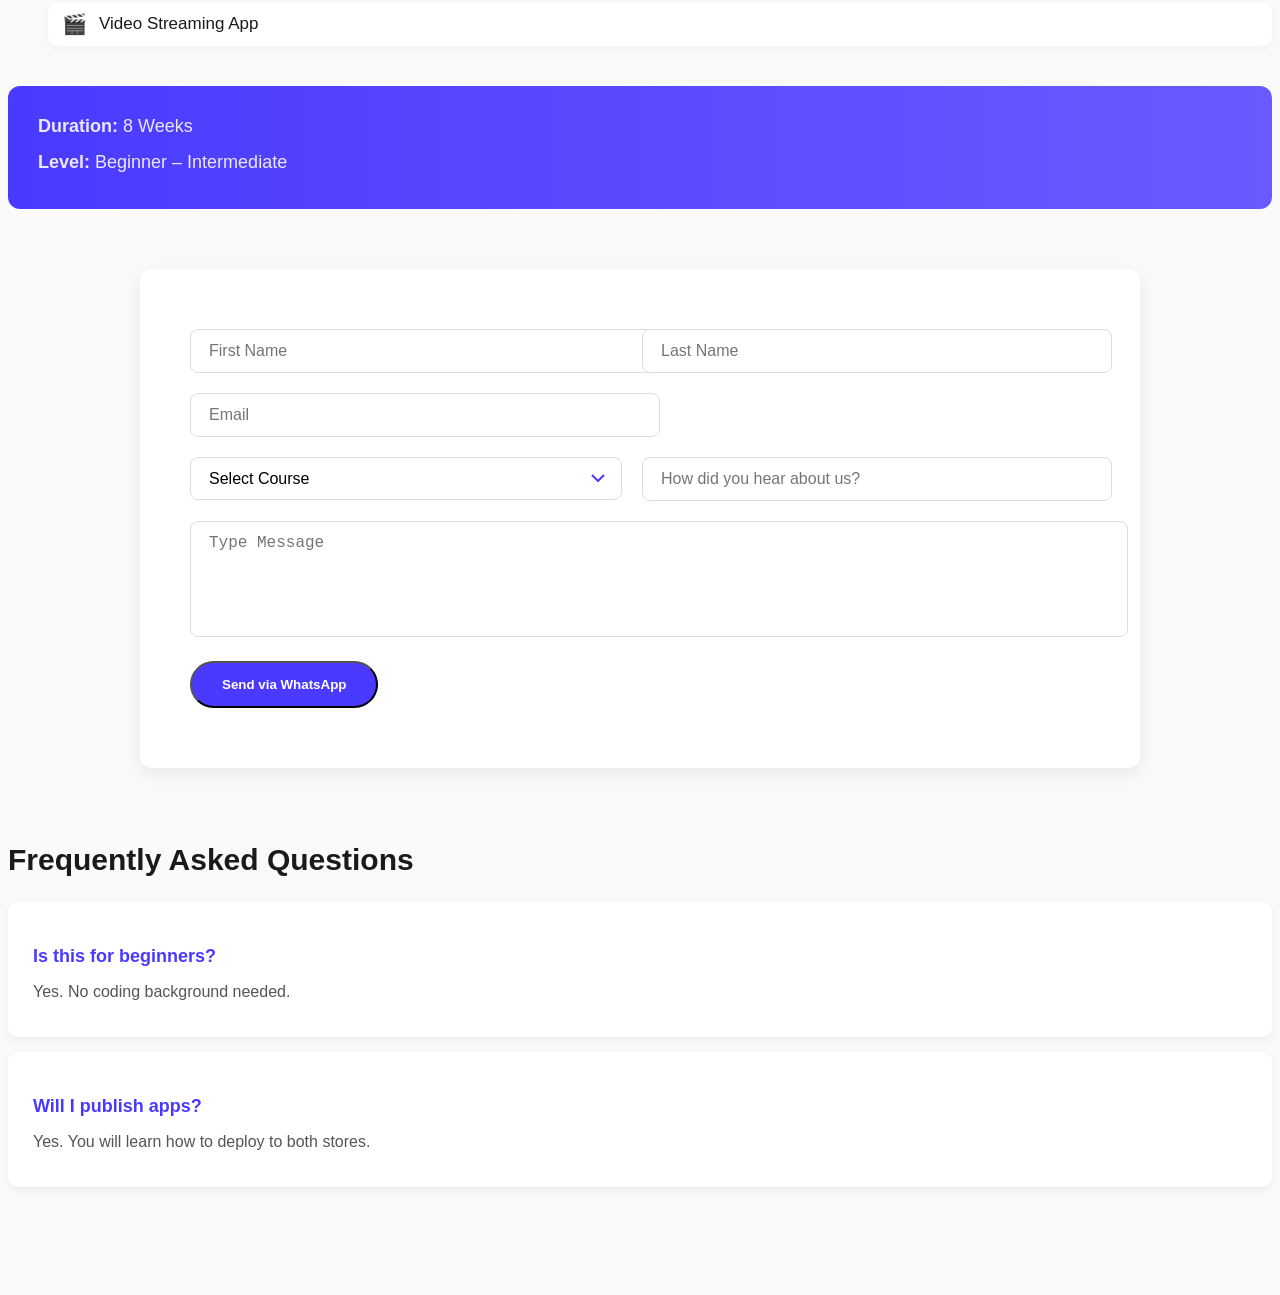
<file: mobile.html>
<!DOCTYPE html>
<html lang="en">

<head>
  <meta charset="UTF-8">
  <meta name="viewport" content="width=device-width, initial-scale=1.0">
  <title>Mobile App Development – ODX Academy</title>
  <link rel="stylesheet" href="./course-detail-page.css">
</head>

<body class="course-detail-page">

<!-- HERO -->
<header class="course-hero mobile-hero">
  <div class="container">
    <h1>Mobile App Development</h1>
    <p>Learn to build beautiful and scalable mobile apps for Android & iOS using React Native.</p>
    <a href="#contact" class="btn primary-btn">Enroll Now</a>
  </div>
</header>

<!-- COURSE OVERVIEW -->
<section class="course-section enhanced-overview">
  <div class="container">

    <h2>Course Overview</h2>

    <div class="overview-grid">
      <div class="overview-text">
        <p>Master cross-platform app development with React Native and build real apps ready for App Store and Play Store.</p>

        <h3>What You Will Learn</h3>
        <ul class="fancy-list">
          <li><span class="icon">📱</span> React Native Essentials</li>
          <li><span class="icon">🎨</span> UI Components & Layouts</li>
          <li><span class="icon">🔌</span> API Integration</li>
          <li><span class="icon">🧭</span> Navigation & Screens</li>
          <li><span class="icon">📦</span> State Management</li>
          <li><span class="icon">☁️</span> Firebase & Cloud Storage</li>
          <li><span class="icon">🚀</span> Publishing Apps</li>
        </ul>
      </div>

  
    </div>

    <h3>Tools You'll Use</h3>
    <ul class="fancy-list">
      <li><span class="icon">⚛️</span> React Native</li>
      <li><span class="icon">🧪</span> Expo</li>
      <li><span class="icon">🌐</span> API Clients</li>
      <li><span class="icon">🐙</span> Git & GitHub</li>
      <li><span class="icon">☁️</span> Firebase Console</li>
    </ul>

    <h3>Projects You Will Build</h3>
    <ul class="fancy-list">
      <li><span class="icon">📱</span> Mobile Authentication App</li>
      <li><span class="icon">🛍️</span> E-commerce App</li>
      <li><span class="icon">💬</span> Chat App</li>
      <li><span class="icon">📍</span> Location-Based App</li>
      <li><span class="icon">🎬</span> Video Streaming App</li>
    </ul>

    <div class="enhanced-info">
      <p><strong>Duration:</strong> 8 Weeks</p>
      <p><strong>Level:</strong> Beginner – Intermediate</p>
    </div>

  </div>
</section>


 <!-- ========================= contact-section start ========================= -->
  <section id="contact" class="contact-section">
    <div class="container">
   
  

 <form id="contactForm" class="contact-form">
  <div class="row">
    <div class="col-md-6">
      <input type="text" name="first_name" id="first_name" placeholder="First Name" required />
    </div>
    <div class="col-md-6">
      <input type="text" name="last_name" id="last_name" placeholder="Last Name" required />
    </div>
  </div>
  <div class="row">
    <div class="col-md-6">
      <input type="email" name="email" id="email" placeholder="Email" required />
    </div>
  </div>
  <div class="row">
  </div>
  <div class="row">
    <div class="col-md-6">
      <select name="course" id="course" required>
        <option value="">Select Course</option>
        <option value="frontend">Frontend Development</option>
        <option value="backend">Backend Development</option>
        <option value="mobile">Mobile App Development</option>
        <option value="online">Learn Online</option>
        <option value="collaboration">Build With Others</option>
      </select>
    </div>
    <div class="col-md-6">
      <input type="text" name="referral" id="referral" placeholder="How did you hear about us?" />
    </div>
  </div>
  <div class="row">
  
  </div>
  <div class="row">
    <div class="col-12">
      <textarea name="message" id="message" placeholder="Type Message" rows="5"></textarea>
    </div>
  </div>

  <div class="row">
    <div class="col-12 text-center">
      <button type="submit" class="btn primary-btn rounded-full">Send via WhatsApp</button>
    </div>
  </div>
</form>


          </div>
        </div>
      </div>
    </div>
  </section>
  <!-- ========================= contact-section end ========================= -->



<!-- FAQ -->
<section class="faq-section">
  <div class="container">
    <h2>Frequently Asked Questions</h2>

    <div class="faq">
      <h4>Is this for beginners?</h4>
      <p>Yes. No coding background needed.</p>
    </div>

    <div class="faq">
      <h4>Will I publish apps?</h4>
      <p>Yes. You will learn how to deploy to both stores.</p>
    </div>

  </div>
</section>


<script>
  const form = document.getElementById("contactForm");
  const whatsappNumber = "+2347075625598"; // replace with your WhatsApp number with country code

  form.addEventListener("submit", function (e) {
    e.preventDefault(); // prevent normal form submission

    // Get form values
    const firstName = document.getElementById("first_name").value;
    const lastName = document.getElementById("last_name").value;
    const email = document.getElementById("email").value;
    const course = document.getElementById("course").value;
    const referral = document.getElementById("referral").value;
    const message = document.getElementById("message").value;

    // Create message
    let text = `*New Contact Form Submission*%0A`;
    text += `*Name:* ${firstName} ${lastName}%0A`;
    text += `*Email:* ${email}%0A`;
    text += `*Course:* ${course}%0A`;
    if(referral) text += `*Referral:* ${referral}%0A`;
    text += `*Message:* ${message}`;

    // Open WhatsApp
    const url = `https://wa.me/${whatsappNumber}?text=${text}`;
    window.open(url, "_blank");
  });
</script>


</body>
</html>
</file>
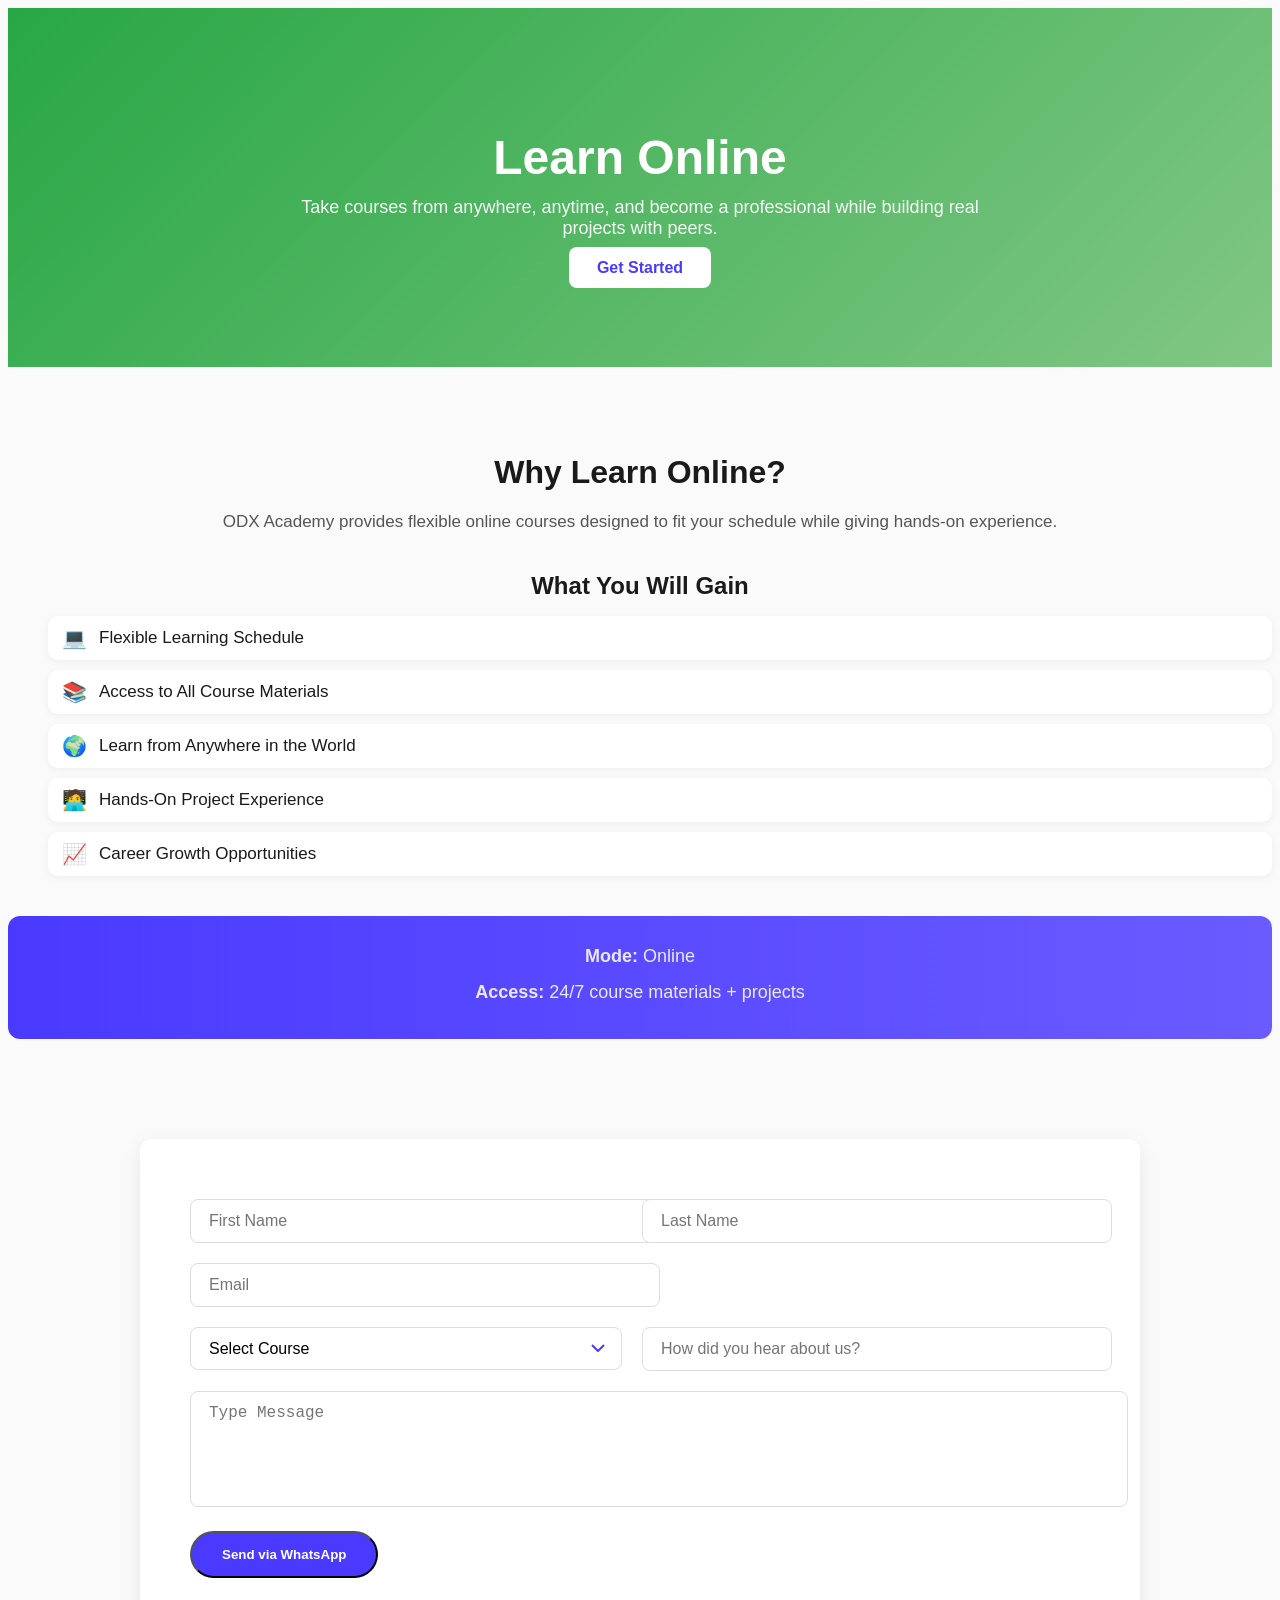
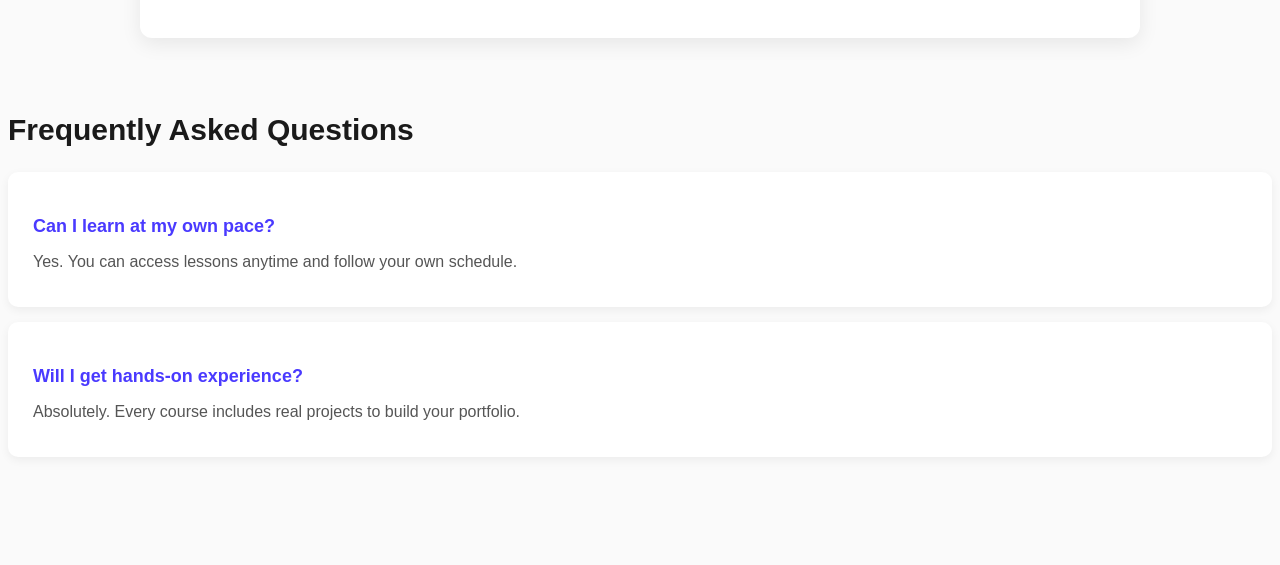
<file: online.html>
<!DOCTYPE html>
<html lang="en">

<head>
  <meta charset="UTF-8">
  <meta name="viewport" content="width=device-width, initial-scale=1.0">
  <title>Learn Online – ODX Academy</title>
  <link rel="stylesheet" href="./course-detail-page.css">
</head>

<body class="course-detail-page">

<!-- HERO -->
<header class="course-hero online-hero">
  <div class="container">
    <h1>Learn Online</h1>
    <p>Take courses from anywhere, anytime, and become a professional while building real projects with peers.</p>
    <a href="#contact" class="btn primary-btn">Get Started</a>
  </div>
</header>

<!-- OVERVIEW -->
<section class="course-section enhanced-overview">
  <div class="container">

    <div class="overview-grid">
      <div class="overview-text">
        <h2>Why Learn Online?</h2>
        <p>ODX Academy provides flexible online courses designed to fit your schedule while giving hands-on experience.</p>

        <h3>What You Will Gain</h3>
        <ul class="fancy-list">
          <li><span class="icon">💻</span> Flexible Learning Schedule</li>
          <li><span class="icon">📚</span> Access to All Course Materials</li>
          <li><span class="icon">🌍</span> Learn from Anywhere in the World</li>
          <li><span class="icon">🧑‍💻</span> Hands-On Project Experience</li>
          <li><span class="icon">📈</span> Career Growth Opportunities</li>
        </ul>

        <div class="enhanced-info">
          <p><strong>Mode:</strong> Online</p>
          <p><strong>Access:</strong> 24/7 course materials + projects</p>
        </div>
      </div>
      
    </div>

  </div>
</section>


 <!-- ========================= contact-section start ========================= -->
  <section id="contact" class="contact-section">
    <div class="container">
   
  

 <form id="contactForm" class="contact-form">
  <div class="row">
    <div class="col-md-6">
      <input type="text" name="first_name" id="first_name" placeholder="First Name" required />
    </div>
    <div class="col-md-6">
      <input type="text" name="last_name" id="last_name" placeholder="Last Name" required />
    </div>
  </div>
  <div class="row">
    <div class="col-md-6">
      <input type="email" name="email" id="email" placeholder="Email" required />
    </div>
  </div>
  <div class="row">
  </div>
  <div class="row">
    <div class="col-md-6">
      <select name="course" id="course" required>
        <option value="">Select Course</option>
        <option value="frontend">Frontend Development</option>
        <option value="backend">Backend Development</option>
        <option value="mobile">Mobile App Development</option>
        <option value="online">Learn Online</option>
        <option value="collaboration">Build With Others</option>
      </select>
    </div>
    <div class="col-md-6">
      <input type="text" name="referral" id="referral" placeholder="How did you hear about us?" />
    </div>
  </div>
  <div class="row">
  
  </div>
  <div class="row">
    <div class="col-12">
      <textarea name="message" id="message" placeholder="Type Message" rows="5"></textarea>
    </div>
  </div>

  <div class="row">
    <div class="col-12 text-center">
      <button type="submit" class="btn primary-btn rounded-full">Send via WhatsApp</button>
    </div>
  </div>
</form>


          </div>
        </div>
      </div>
    </div>
  </section>
  <!-- ========================= contact-section end ========================= -->


<!-- FAQ -->
<section class="faq-section">
  <div class="container">
    <h2>Frequently Asked Questions</h2>

    <div class="faq">
      <h4>Can I learn at my own pace?</h4>
      <p>Yes. You can access lessons anytime and follow your own schedule.</p>
    </div>

    <div class="faq">
      <h4>Will I get hands-on experience?</h4>
      <p>Absolutely. Every course includes real projects to build your portfolio.</p>
    </div>

  </div>
</section>


<script>
  const form = document.getElementById("contactForm");
  const whatsappNumber = "+2347075625598"; // replace with your WhatsApp number with country code

  form.addEventListener("submit", function (e) {
    e.preventDefault(); // prevent normal form submission

    // Get form values
    const firstName = document.getElementById("first_name").value;
    const lastName = document.getElementById("last_name").value;
    const email = document.getElementById("email").value;
    const course = document.getElementById("course").value;
    const referral = document.getElementById("referral").value;
    const message = document.getElementById("message").value;

    // Create message
    let text = `*New Contact Form Submission*%0A`;
    text += `*Name:* ${firstName} ${lastName}%0A`;
    text += `*Email:* ${email}%0A`;
    text += `*Course:* ${course}%0A`;
    if(referral) text += `*Referral:* ${referral}%0A`;
    text += `*Message:* ${message}`;

    // Open WhatsApp
    const url = `https://wa.me/${whatsappNumber}?text=${text}`;
    window.open(url, "_blank");
  });
</script>


</body>
</html>
</file>
<file: course-detail-page.css>
/* =========================================
   COURSE DETAIL PAGE – ODX Academy
   (Safe to use with existing style.css)
========================================= */

.course-detail-page {
  --primary: #4a3aff;
  --dark: #1a1a1a;
  --text: #555;
  --light: #f5f6ff;
  --white: #fff;
  font-family: "Inter", sans-serif;
  background: #fafafa;
  color: var(--dark);
}

/* -----------------------------------------
   HERO SECTION
----------------------------------------- */
.course-hero {
  padding: 90px 0;
  text-align: center;
  color: var(--white);
}

.frontend-hero {
  background: linear-gradient(135deg, #4a3aff, #6a5bff);
}

.backend-hero {
  background: linear-gradient(135deg, #4a3aff, #6a5bff);
}

.mobile-hero {
  background: linear-gradient(135deg, #4a3aff, #6a5bff);
}

/* Online Learning Hero */
.online-hero {
  background: linear-gradient(135deg, #28a745, #81c784);
}

/* Collaboration Hero */
.collaborate-hero {
  background: linear-gradient(135deg, #ff6f61, #ff9980);
}



.course-hero h1 {
  font-size: 48px;
  font-weight: 700;
  margin-bottom: 12px;
}

.course-hero p {
  font-size: 18px;
  max-width: 700px;
  margin: 0 auto 20px;
  opacity: 0.95;
  
}

/* Button */
.primary-btn {
  background: var(--white);
  color: var(--primary);
  padding: 12px 28px;
  border-radius: 8px;
  font-weight: 600;
  text-decoration: none;
  transition: 0.3s ease;
}

.primary-btn:hover {
  background: #eae8ff;
}

/* -----------------------------------------
   COURSE CONTENT SECTIONS
----------------------------------------- */
.course-section {
  padding: 60px 0;
}

.course-section h2 {
  font-size: 32px;
  font-weight: 700;
  margin-bottom: 10px;
  text-align: center;
}

.course-section p {
  font-size: 17px;
  color: var(--text);
  line-height: 1.7;
  margin-bottom: 25px;
}

.course-section h3 {
  margin-top: 35px;
  margin-bottom: 12px;
  font-size: 24px;
  font-weight: 600;
  text-align: center;
}

/* Lists */
.course-list,
.tools-list {
  padding-left: 20px;
  margin-bottom: 25px;
}

.course-list li,
.tools-list li {
  margin-bottom: 8px;
  font-size: 16px;
  color: var(--dark);
  position: relative;
  padding-left: 18px;
}

.course-list li::before,
.tools-list li::before {
  position: absolute;
  left: 0;
  top: 0;
  color: var(--primary);
  font-size: 14px;
  font-weight: bold;
}

/* Course Info Box */
.course-info {
  background: var(--light);
  padding: 20px 25px;
  border-radius: 10px;
  margin-top: 30px;
}

.course-info p {
  margin: 0 0 6px;
  font-size: 16px;
  color: #eae8ff;
}

.enhanced-info p {
  margin: 0 0 6px;
  font-size: 16px;
  color: #eae8ff;
}
/* ===========================
   ENHANCED COURSE OVERVIEW
============================ */

.enhanced-overview .overview-grid {
  justify-content: center;
  grid-template-columns: 1.3fr 1fr;
  gap: 40px;
  align-items: center;
  margin-bottom: 40px;
}

.overview-text p {
  width: 100%;
  text-align: center;
}

/* Icons inside lists */
.fancy-list li {
  display: flex;
  align-items: center;
  font-size: 17px;
  padding: 10px 14px;
  background: var(--white);
  border-radius: 10px;
  margin-bottom: 10px;
  box-shadow: 0 2px 8px rgba(0,0,0,0.05);
}

.fancy-list .icon {
  font-size: 20px;
  margin-right: 12px;
}

/* Info Box */
.enhanced-info {
  background: linear-gradient(to right, var(--primary), #6a5bff);
  color: var(--white);
  padding: 25px 30px;
  border-radius: 12px;
  margin-top: 40px;
}

.enhanced-info p {
  font-size: 18px;
}

/* Responsive */
@media (max-width: 768px) {
  .enhanced-overview .overview-grid {
    grid-template-columns: 1fr;
  }

  .overview-image img {
    height: 220px;
  }
}

/* -----------------------------------------
   FAQ
----------------------------------------- */
.faq-section {
  padding: 50px 0 80px;
}

.faq-section h2 {
  font-size: 30px;
  font-weight: 700;
  margin-bottom: 25px;
}

.faq {
  background: var(--white);
  border-radius: 10px;
  padding: 20px 25px;
  margin-bottom: 15px;
  box-shadow: 0 3px 10px rgba(0,0,0,0.06);
}

.faq h4 {
  font-size: 18px;
  margin-bottom: 6px;
  color: var(--primary);
}

.faq p {
  font-size: 16px;
  color: var(--text);
}

/* -----------------------------------------
   RESPONSIVE
----------------------------------------- */
@media (max-width: 768px) {
  .course-hero h1 {
    font-size: 34px;
  }

  .course-hero p {
    font-size: 16px;
  }

  .course-section h2 {
    font-size: 26px;
  }

  .course-section h3 {
    font-size: 20px;
  }
}


/* ==============================
   CONTACT FORM – ODX Academy
============================== */

/* Form Container */
.contact-form {
  max-width: 900px;
  margin: 0 auto;
  padding: 60px 50px;
  background: #fff;
  border-radius: 12px;
  box-shadow: 0 6px 20px rgba(0,0,0,0.08);
  font-family: 'Inter', sans-serif;
}

/* Inputs and Textarea */
.contact-form input[type="text"],
.contact-form input[type="email"],
.contact-form select,
.contact-form textarea {
  width: 100%;
  padding: 12px 18px;
  margin-bottom: 20px;
  border: 1px solid #ddd;
  border-radius: 8px;
  font-size: 16px;
  transition: 0.3s;
}

.contact-form input:focus,
.contact-form textarea:focus,
.contact-form select:focus {
  outline: none;
  border-color: #4a3aff; /* Primary color */
  box-shadow: 0 0 6px rgba(74, 58, 255, 0.3);
}

/* Select Dropdown */
.contact-form select {
  appearance: none;
  -webkit-appearance: none;
  -moz-appearance: none;
  background: #fff url("data:image/svg+xml,%3Csvg width='14' height='8' viewBox='0 0 14 8' fill='none' xmlns='http://www.w3.org/2000/svg'%3E%3Cpath d='M1 1L7 7L13 1' stroke='%234a3aff' stroke-width='2'/%3E%3C/svg%3E") no-repeat right 16px center;
  background-size: 14px 8px;
  cursor: pointer;
}

/* Textarea */
.contact-form textarea {
  resize: none;
}

/* Button */
.contact-form .btn.primary-btn {
  background: #4a3aff;
  color: #fff;
  padding: 14px 30px;
  font-weight: 600;
  border-radius: 50px;
  transition: 0.3s ease;
}

.contact-form .btn.primary-btn:hover {
  background: #3529d9;
}


/* Responsive Grid */
.contact-form .row {
  display: flex;
  flex-wrap: wrap;
  gap: 20px;
}

.contact-form .col-md-6 {
  flex: 0 0 48%;
}

.contact-form .col-12 {
  flex: 0 0 100%;
}

@media (max-width: 768px) {
  .contact-form .col-md-6 {
    flex: 0 0 100%;
  }
}
</file>
